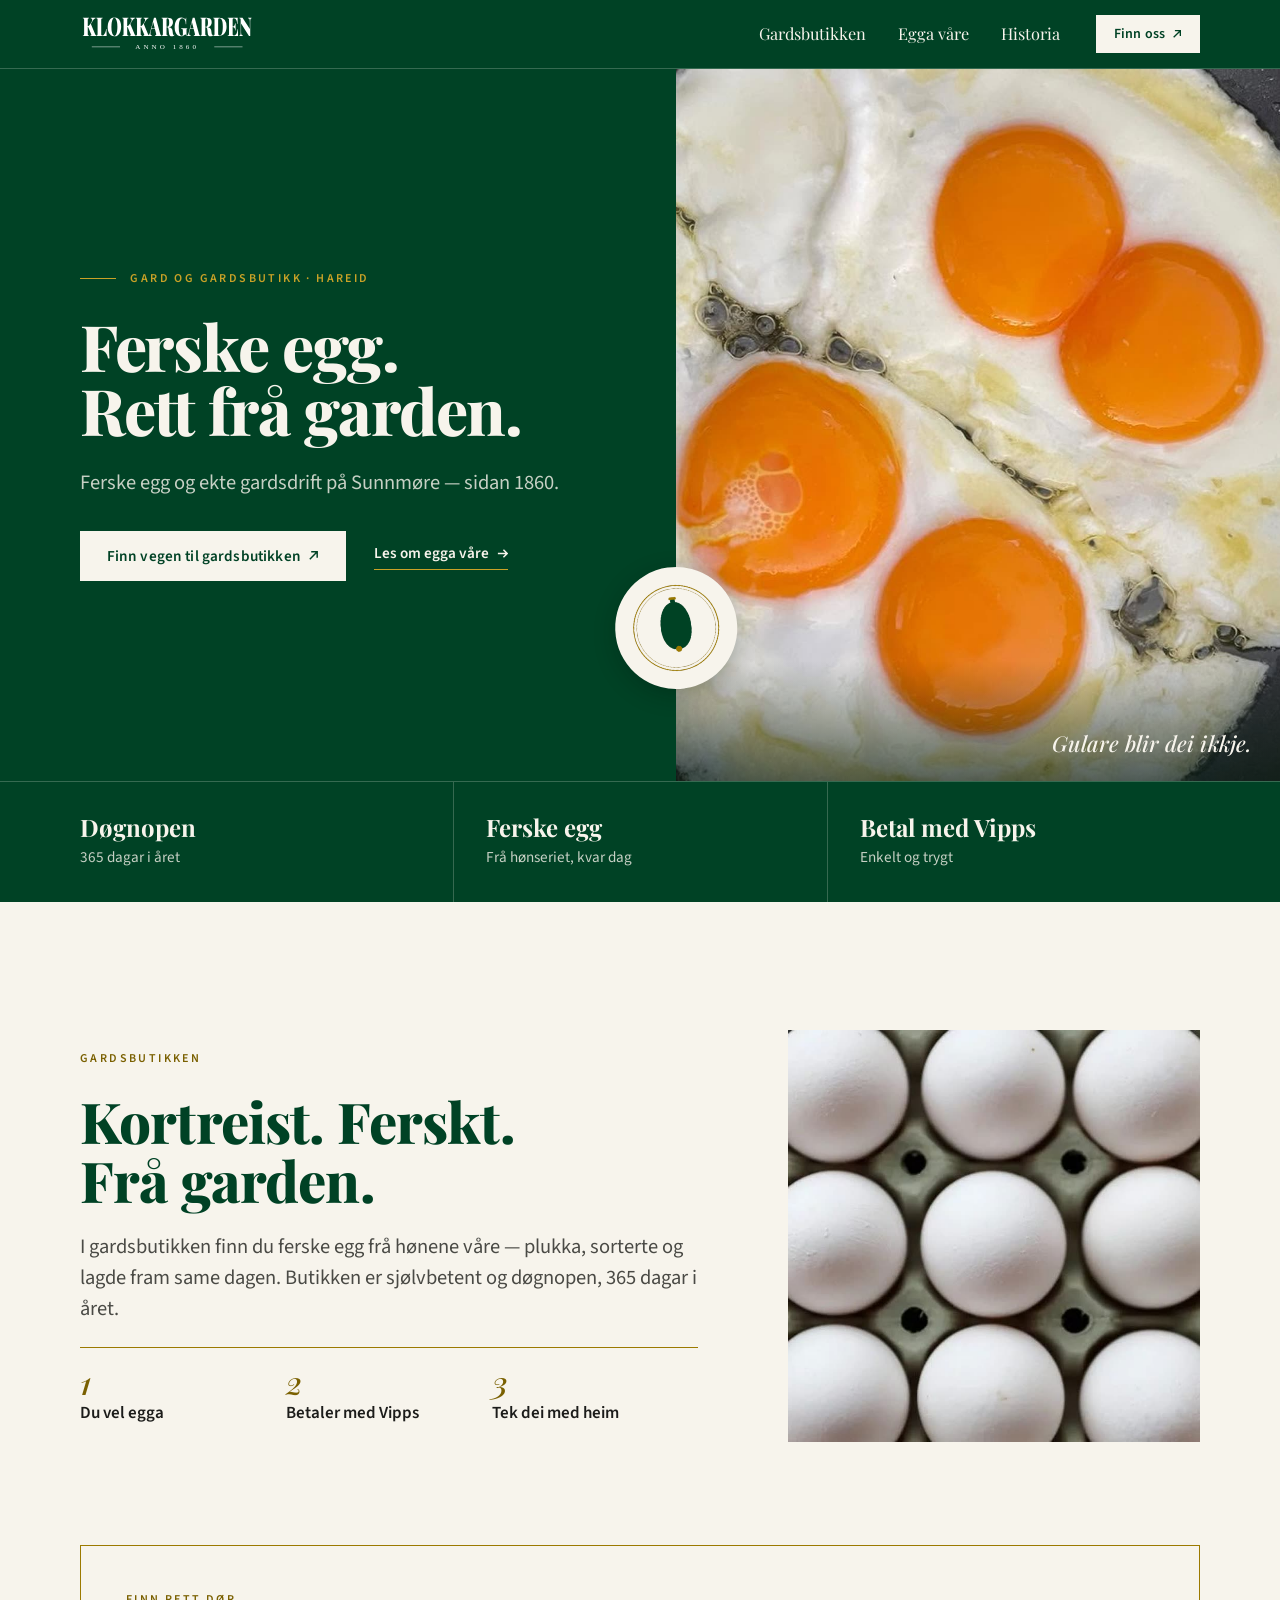
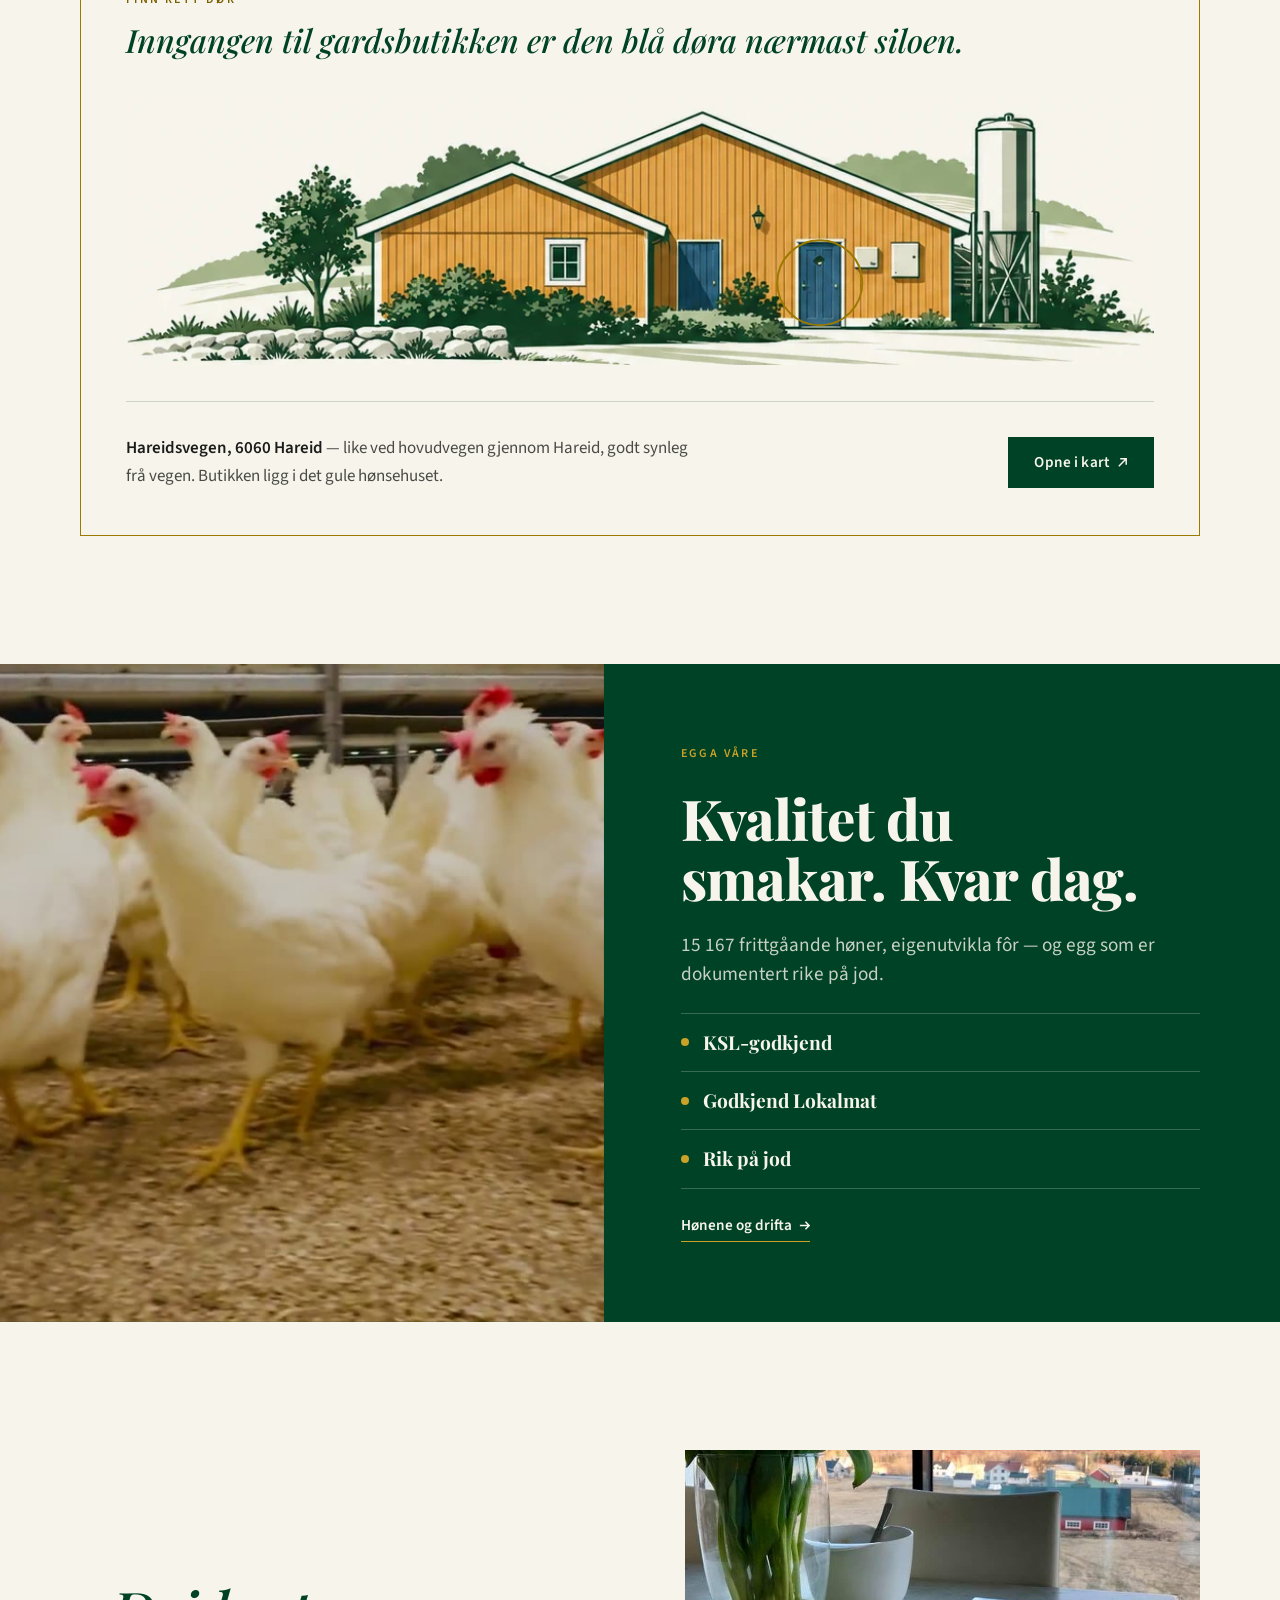
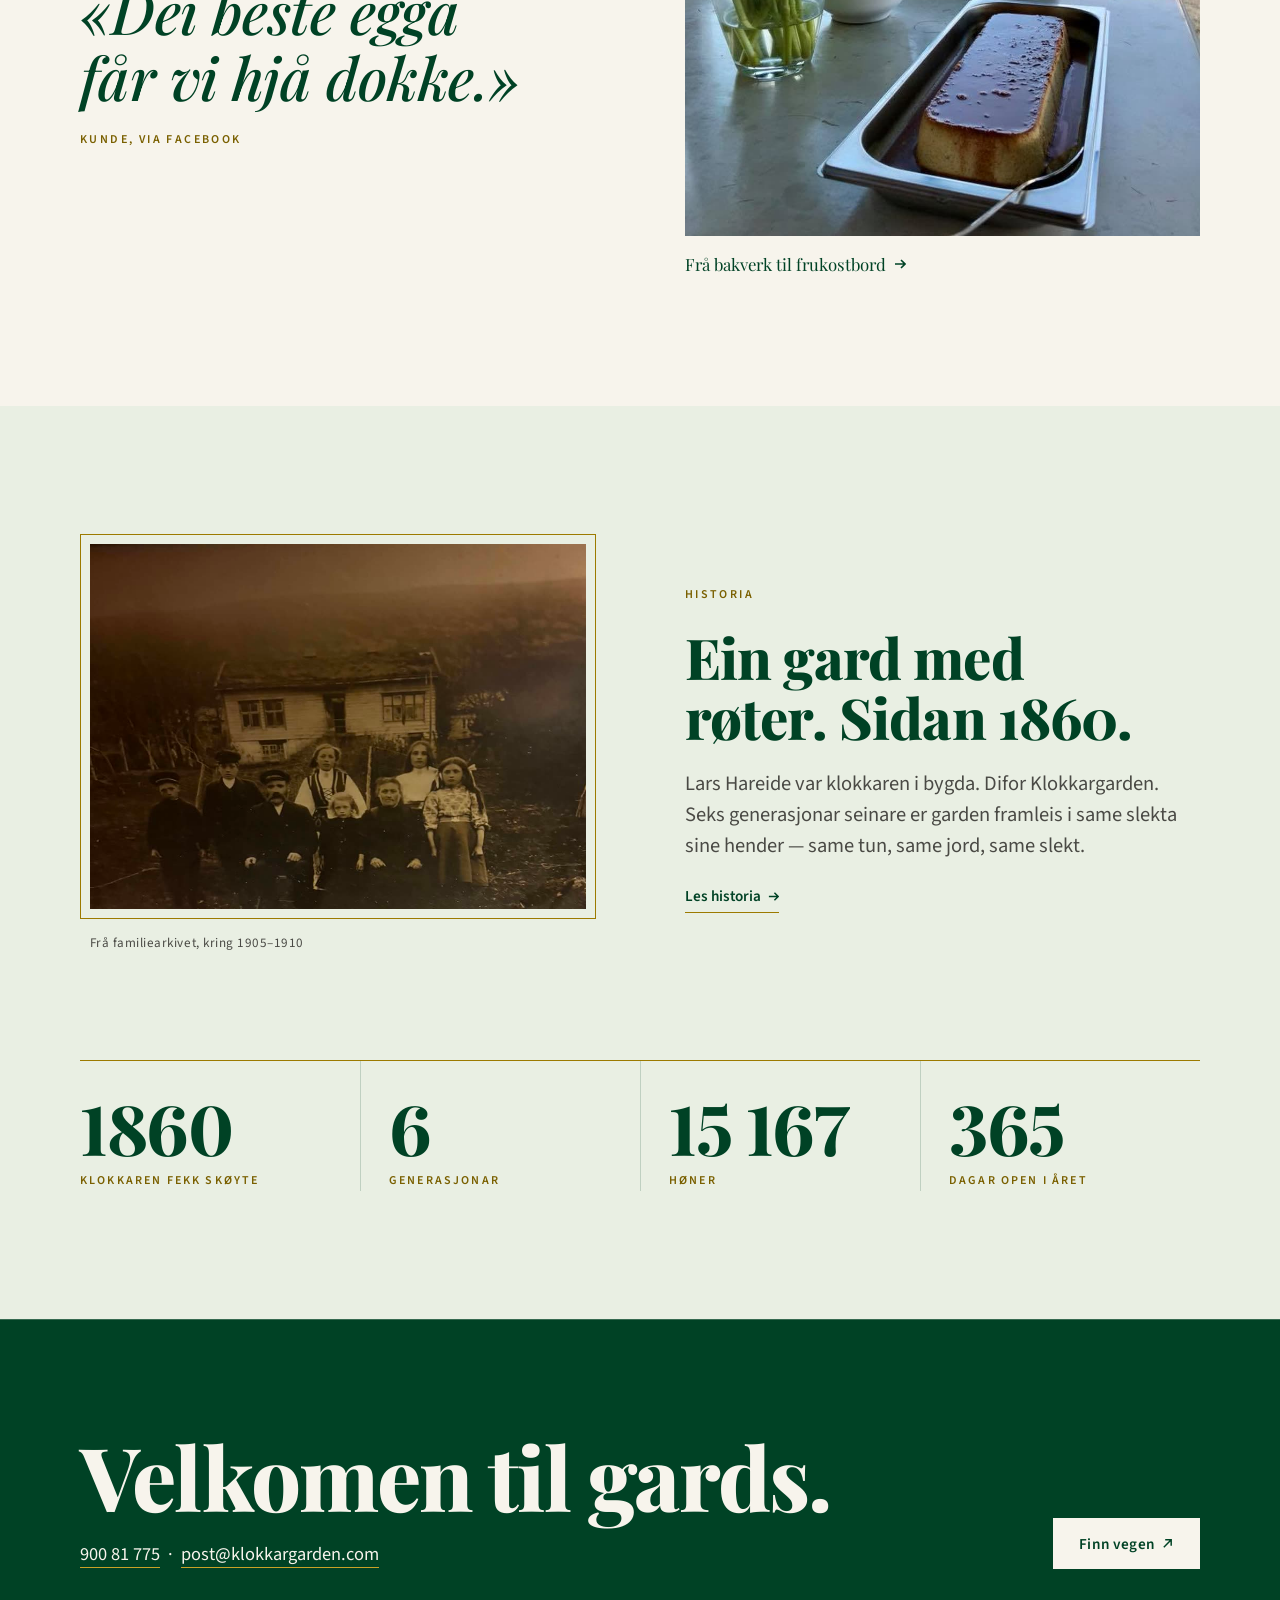
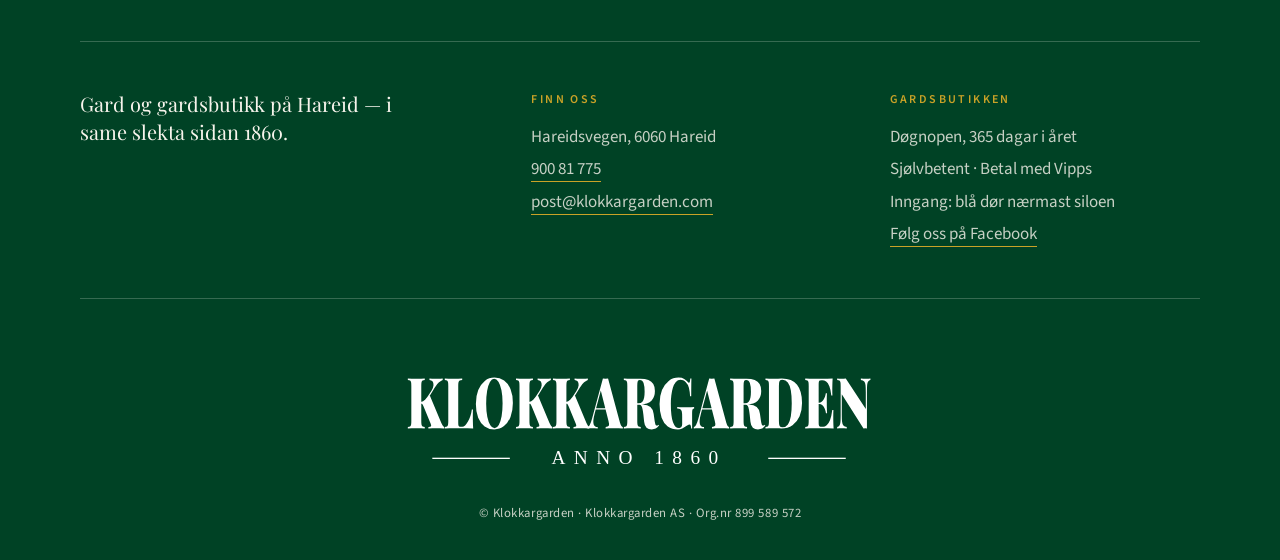
<file: index.html>
<!DOCTYPE html>
<html lang="nn">
<head>
<meta charset="UTF-8">
<meta name="viewport" content="width=device-width, initial-scale=1.0">
<title>Klokkargarden — Gard og gardsbutikk på Hareid, sidan 1860</title>
<meta name="description" content="Klokkargarden på Hareid — ferske egg rett frå garden. Sjølvbetent gardsbutikk, døgnopen 365 dagar i året. Betal med Vipps.">
<link rel="canonical" href="https://klokkargarden.com/">
<link rel="icon" type="image/png" href="assets/favicon.png">
<link rel="apple-touch-icon" href="/apple-touch-icon.png">
<meta name="theme-color" content="#004225">
<meta property="og:type" content="website">
<meta property="og:site_name" content="Klokkargarden">
<meta property="og:title" content="Klokkargarden — Gard og gardsbutikk på Hareid, sidan 1860">
<meta property="og:description" content="Ferske egg rett frå garden. Sjølvbetent gardsbutikk ved Hareidsvegen — døgnopen 365 dagar i året, betal med Vipps.">
<meta property="og:url" content="https://klokkargarden.com/">
<meta property="og:image" content="https://klokkargarden.com/assets/og-bilete.jpg">
<meta property="og:image:width" content="1200">
<meta property="og:image:height" content="630">
<meta property="og:locale" content="nn_NO">
<meta name="twitter:card" content="summary_large_image">
<script type="application/ld+json">
{
  "@context": "https://schema.org",
  "@type": "GroceryStore",
  "name": "Klokkargarden",
  "legalName": "Klokkargarden AS",
  "taxID": "899589572",
  "url": "https://klokkargarden.com/",
  "image": "https://klokkargarden.com/assets/og-bilete.jpg",
  "logo": "https://klokkargarden.com/assets/logo-512.png",
  "description": "Gardsbutikk med ferske egg frå eigen gard på Hareid på Sunnmøre. Butikken ligg i det gule hønsehuset, med inngang gjennom den blå døra nærmast siloen. Sjølvbetent og døgnopen, 365 dagar i året.",
  "foundingDate": "1860",
  "openingHoursSpecification": {
    "@type": "OpeningHoursSpecification",
    "dayOfWeek": ["Monday","Tuesday","Wednesday","Thursday","Friday","Saturday","Sunday"],
    "opens": "00:00",
    "closes": "23:59"
  },
  "address": {
    "@type": "PostalAddress",
    "streetAddress": "Hareidsvegen",
    "postalCode": "6060",
    "addressLocality": "Hareid",
    "addressCountry": "NO"
  },
  "geo": { "@type": "GeoCoordinates", "latitude": 62.3740137, "longitude": 6.0273608 },
  "sameAs": ["https://www.facebook.com/klokkargard1"],
  "email": "post@klokkargarden.com",
  "telephone": "+47 900 81 775",
  "paymentAccepted": "Vipps"
}
</script>
<link rel="preload" href="assets/fonts/playfair-display.woff2" as="font" type="font/woff2" crossorigin>
<link rel="preload" href="assets/fonts/source-sans-3.woff2" as="font" type="font/woff2" crossorigin>
<link rel="stylesheet" href="assets/stil.css">
</head>
<body>

<a class="hopp" href="#innhald">Hopp til innhaldet</a>

<header class="topp gron">
  <div class="ramme topp-inner">
    <a class="topp-logo" href="/"><img src="assets/logo.svg" width="743" height="160" alt="Klokkargarden — Anno 1860"></a>
    <div class="topp-hogre">
      <nav class="meny" aria-label="Hovudmeny">
        <a href="#gardsbutikken">Gardsbutikken</a>
        <a href="egga.html">Egga våre</a>
        <a href="historia.html">Historia</a>
      </nav>
      <a class="knapp knapp--liten" href="https://maps.app.goo.gl/sHMasXteWBAqaZqo9" target="_blank" rel="noopener">Finn oss<span class="pil pil--ut" aria-hidden="true"></span></a>
    </div>
  </div>
</header>
<div class="undermeny gron">
  <nav class="ramme meny" aria-label="Hovudmeny">
        <a href="#gardsbutikken">Gardsbutikken</a>
        <a href="egga.html">Egga våre</a>
        <a href="historia.html">Historia</a>
  </nav>
</div>

<main id="innhald">

  <section class="hero gron">
    <div class="hero-tekst">
      <span class="eyebrow eyebrow--strek">Gard og gardsbutikk · Hareid</span>
      <h1>Ferske egg.<br>Rett frå garden.</h1>
      <p class="ingress">Ferske egg og ekte gardsdrift på Sunnmøre — sidan 1860.</p>
      <div class="hero-val">
        <a class="knapp" href="https://maps.app.goo.gl/sHMasXteWBAqaZqo9" target="_blank" rel="noopener">Finn vegen til gardsbutikken<span class="pil pil--ut" aria-hidden="true"></span></a>
        <a class="lenke" href="egga.html">Les om egga våre<span class="pil pil--fram" aria-hidden="true"></span></a>
      </div>
    </div>
    <figure class="hero-bilete">
      <img src="assets/plomme-stor.jpg" width="1200" height="1200" alt="Stekte egg med djupt oransje plommer" fetchpriority="high">
      <figcaption>Gulare blir dei ikkje.</figcaption>
      <span class="segl"><img src="assets/egg-segl.png" width="360" height="360" alt="Klokkargarden Egg — klokkesegl"></span>
    </figure>
  </section>

  <div class="fakta gron" aria-label="Kort om gardsbutikken">
    <div class="ramme fakta-rad">
      <div><strong>Døgnopen</strong><span>365 dagar i året</span></div>
      <div><strong>Ferske egg</strong><span>Frå hønseriet, kvar dag</span></div>
      <div><strong>Betal med Vipps</strong><span>Enkelt og trygt</span></div>
    </div>
  </div>

  <section class="band" id="gardsbutikken">
    <div class="ramme">
      <div class="delt delt--smalt-bilete">
        <div class="delt-tekst">
          <span class="eyebrow">Gardsbutikken</span>
          <h2 class="tittel">Kortreist. Ferskt. Frå garden.</h2>
          <p class="ingress">I gardsbutikken finn du ferske egg frå hønene våre — plukka, sorterte og lagde fram same dagen. Butikken er sjølvbetent og døgnopen, 365 dagar i året.</p>
          <ol class="steg" aria-label="Slik handlar du">
            <li>Du vel egga</li>
            <li>Betaler med Vipps</li>
            <li>Tek dei med heim</li>
          </ol>
        </div>
        <figure>
          <img src="assets/egg-brett-stor.jpg" width="800" height="800" alt="Ferske kvite egg i brett, sett ovanfrå" loading="lazy">
        </figure>
      </div>

      <div class="vegvisar" aria-label="Slik finn du inngangen til gardsbutikken">
        <div class="vegvisar-hovud">
          <span class="eyebrow">Finn rett dør</span>
          <p>Inngangen til gardsbutikken er den blå døra nærmast siloen.</p>
        </div>
        <div class="vegvisar-bilete">
          <img src="assets/gardsbutikken-bygg.webp" width="1000" height="262" alt="Illustrasjon av hønsehuset på Klokkargarden: eit gult trebygg med blå dører og ein høg fôrsilo til høgre." loading="lazy">
          <span class="dor-ring" aria-hidden="true"></span>
        </div>
        <div class="vegvisar-fot">
          <p><strong>Hareidsvegen, 6060 Hareid</strong> — like ved hovudvegen gjennom Hareid, godt synleg frå vegen. Butikken ligg i det gule hønsehuset.</p>
          <a class="knapp" href="https://maps.app.goo.gl/sHMasXteWBAqaZqo9" target="_blank" rel="noopener">Opne i kart<span class="pil pil--ut" aria-hidden="true"></span></a>
        </div>
      </div>
    </div>
  </section>

  <section class="signatur gron" aria-labelledby="egga-tittel">
    <div class="signatur-bilete">
      <img src="assets/honsehuset-2026.jpg" width="960" height="720" alt="Frittgåande høner i hønsehuset på Klokkargarden" loading="lazy">
    </div>
    <div class="signatur-tekst">
      <span class="eyebrow">Egga våre</span>
      <h2 class="tittel" id="egga-tittel">Kvalitet du smakar. Kvar dag.</h2>
      <p>15&nbsp;167 frittgåande høner, eigenutvikla fôr — og egg som er dokumentert rike på jod.</p>
      <ul class="merkeliste">
        <li>KSL-godkjend</li>
        <li>Godkjend Lokalmat</li>
        <li>Rik på jod</li>
      </ul>
      <a class="lenke" href="egga.html">Hønene og drifta<span class="pil pil--fram" aria-hidden="true"></span></a>
    </div>
  </section>

  <section class="band">
    <div class="ramme delt">
      <blockquote class="sitat">
        <p>«Dei beste egga får vi hjå dokke.»</p>
        <cite>Kunde, via Facebook</cite>
      </blockquote>
      <a class="biletlenke" href="egga.html">
        <figure>
          <div class="bilete"><img src="assets/karamellpudding-bred.jpg" width="960" height="720" alt="Heimelaga karamellpudding med utsikt over bygda" loading="lazy"></div>
          <figcaption>Frå bakverk til frukostbord<span class="pil pil--fram" aria-hidden="true"></span></figcaption>
        </figure>
      </a>
    </div>
  </section>

  <section class="band band--sage" id="historia">
    <div class="ramme">
      <div class="delt delt--bilete-fyrst">
        <div class="delt-tekst">
          <span class="eyebrow">Historia</span>
          <h2 class="tittel">Ein gard med røter. Sidan&nbsp;1860.</h2>
          <p class="ingress">Lars Hareide var klokkaren i bygda. Difor Klokkargarden. Seks generasjonar seinare er garden framleis i same slekta sine hender — same tun, same jord, same slekt.</p>
          <a class="lenke" href="historia.html">Les historia<span class="pil pil--fram" aria-hidden="true"></span></a>
        </div>
        <figure class="innramma">
          <img src="assets/tunet-1905.jpg" width="960" height="706" alt="Familien samla framfor det gamle hovudhuset med torvtak på Klokkargarden" loading="lazy">
          <figcaption>Frå familiearkivet, kring 1905–1910</figcaption>
        </figure>
      </div>
      <div class="tal etter-delt" aria-label="Nøkkeltal for Klokkargarden">
        <div><strong>1860</strong><span>Klokkaren fekk skøyte</span></div>
        <div><strong>6</strong><span>Generasjonar</span></div>
        <div><strong>15&nbsp;167</strong><span>Høner</span></div>
        <div><strong>365</strong><span>Dagar open i året</span></div>
      </div>
    </div>
  </section>

</main>

<footer class="botn gron">
  <div class="ramme">
    <div class="botn-topp">
      <div>
        <h2>Velkomen til gards.</h2>
        <p class="botn-kontakt"><a href="tel:+4790081775">900 81 775</a> &nbsp;·&nbsp; <a href="mailto:post@klokkargarden.com">post@klokkargarden.com</a></p>
      </div>
      <a class="knapp" href="https://maps.app.goo.gl/sHMasXteWBAqaZqo9" target="_blank" rel="noopener">Finn vegen<span class="pil pil--ut" aria-hidden="true"></span></a>
    </div>
    <div class="botn-kol">
      <div>
        <p class="stor">Gard og gardsbutikk på Hareid — i same slekta sidan 1860.</p>
      </div>
      <div>
        <h3>Finn oss</h3>
        <p>Hareidsvegen, 6060 Hareid<br><a href="tel:+4790081775">900 81 775</a><br><a href="mailto:post@klokkargarden.com">post@klokkargarden.com</a></p>
      </div>
      <div>
        <h3>Gardsbutikken</h3>
        <p>Døgnopen, 365 dagar i året<br>Sjølvbetent · Betal med Vipps<br>Inngang: blå dør nærmast siloen<br><a href="https://www.facebook.com/klokkargard1" target="_blank" rel="noopener">Følg oss på Facebook</a></p>
      </div>
    </div>
    <div class="botn-merke">
      <img src="assets/logo.svg" width="743" height="160" alt="Klokkargarden — Anno 1860" loading="lazy">
      <p class="copyright">© Klokkargarden · Klokkargarden AS · Org.nr 899 589 572</p>
    </div>
  </div>
</footer>

<!-- Cloudflare Web Analytics --><script type='module' src='https://static.cloudflareinsights.com/beacon.min.js' data-cf-beacon='{"token": "5409f454562a423ba7636570bc8f32d9"}'></script><!-- End Cloudflare Web Analytics -->
</body>
</html>
</file>
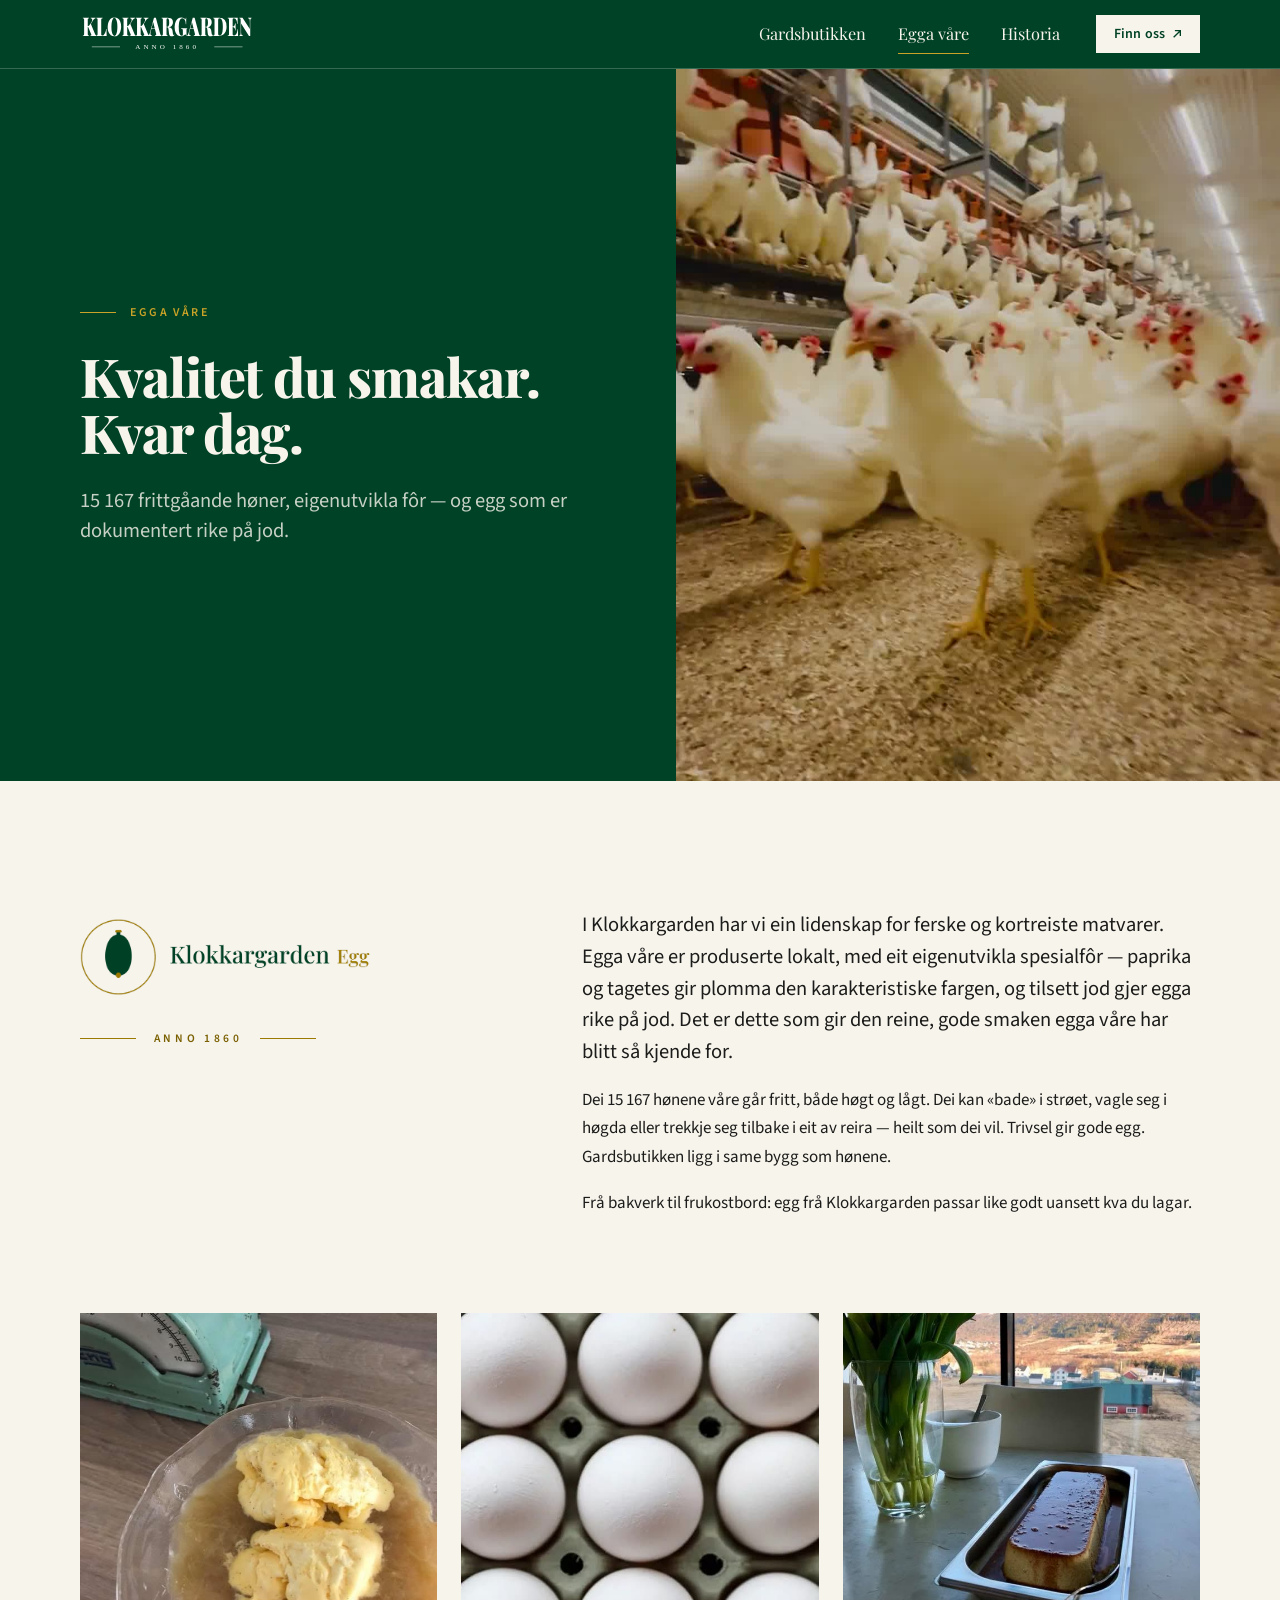
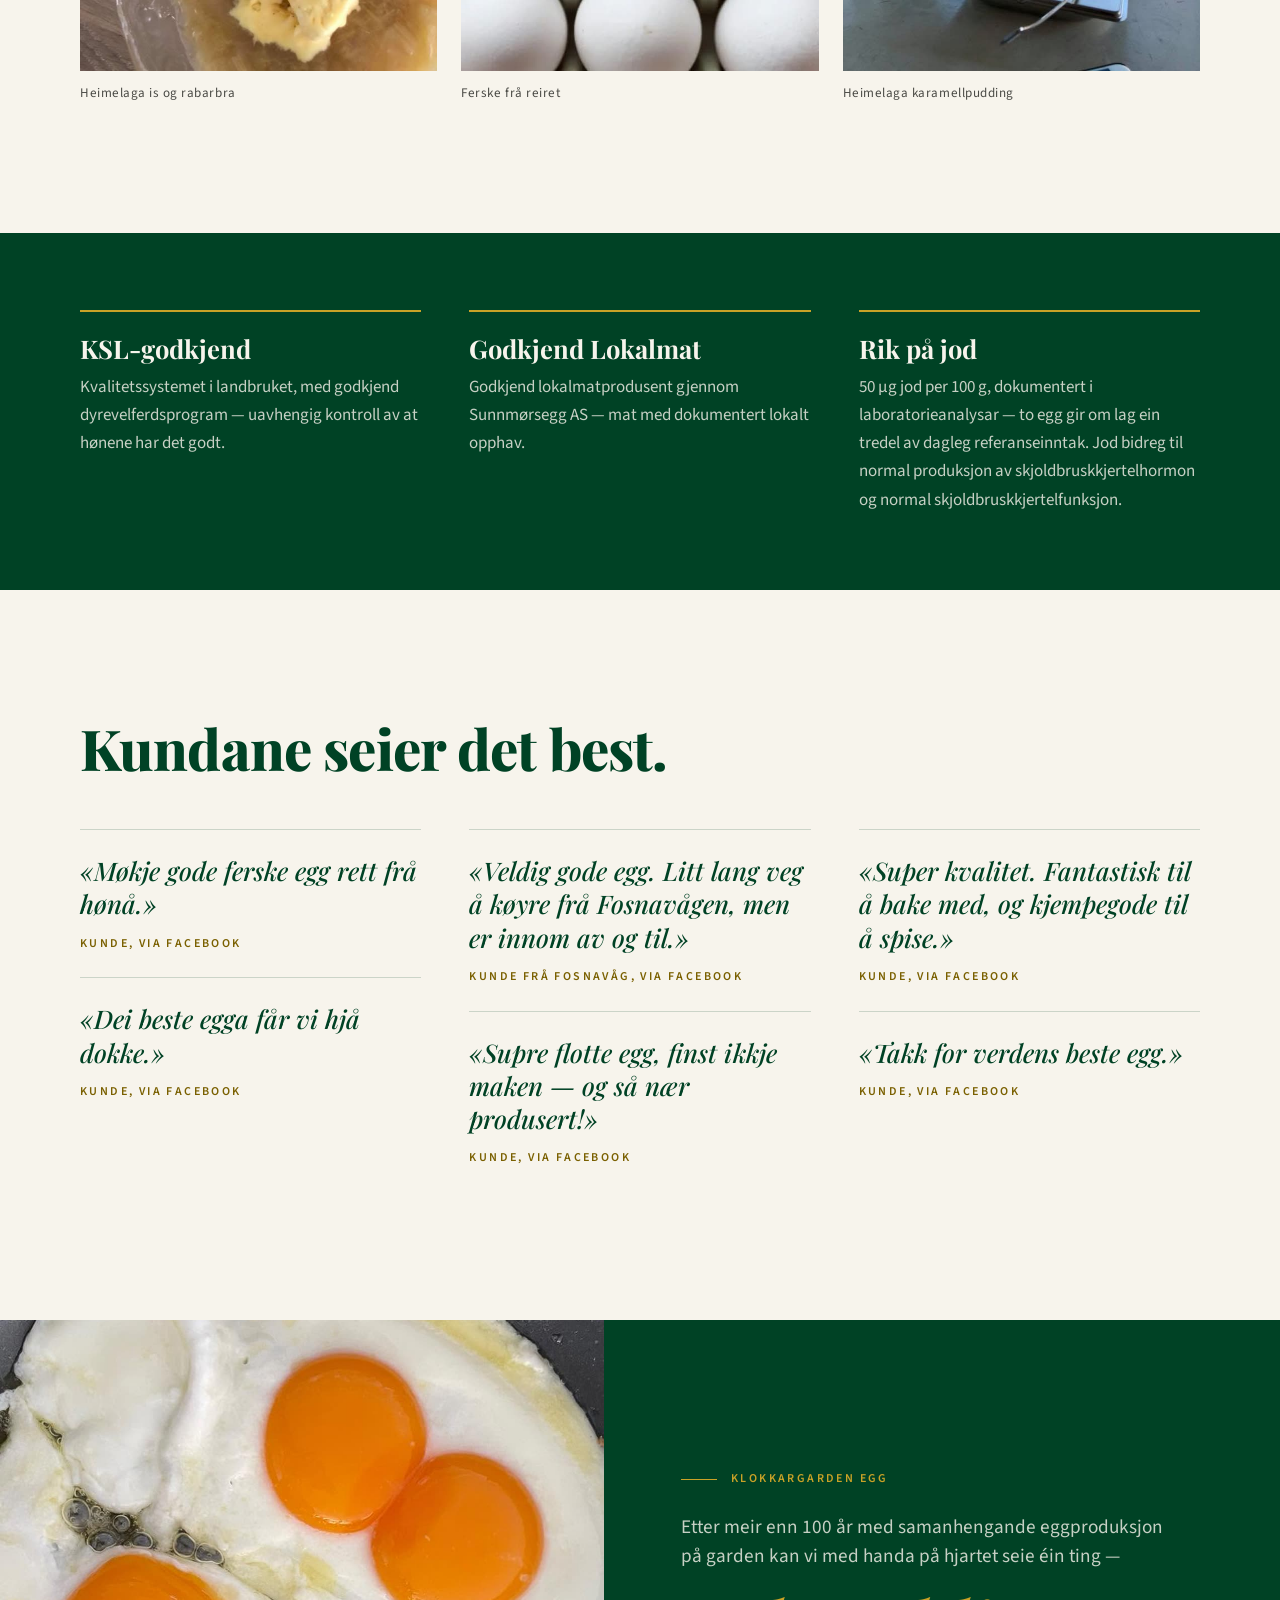
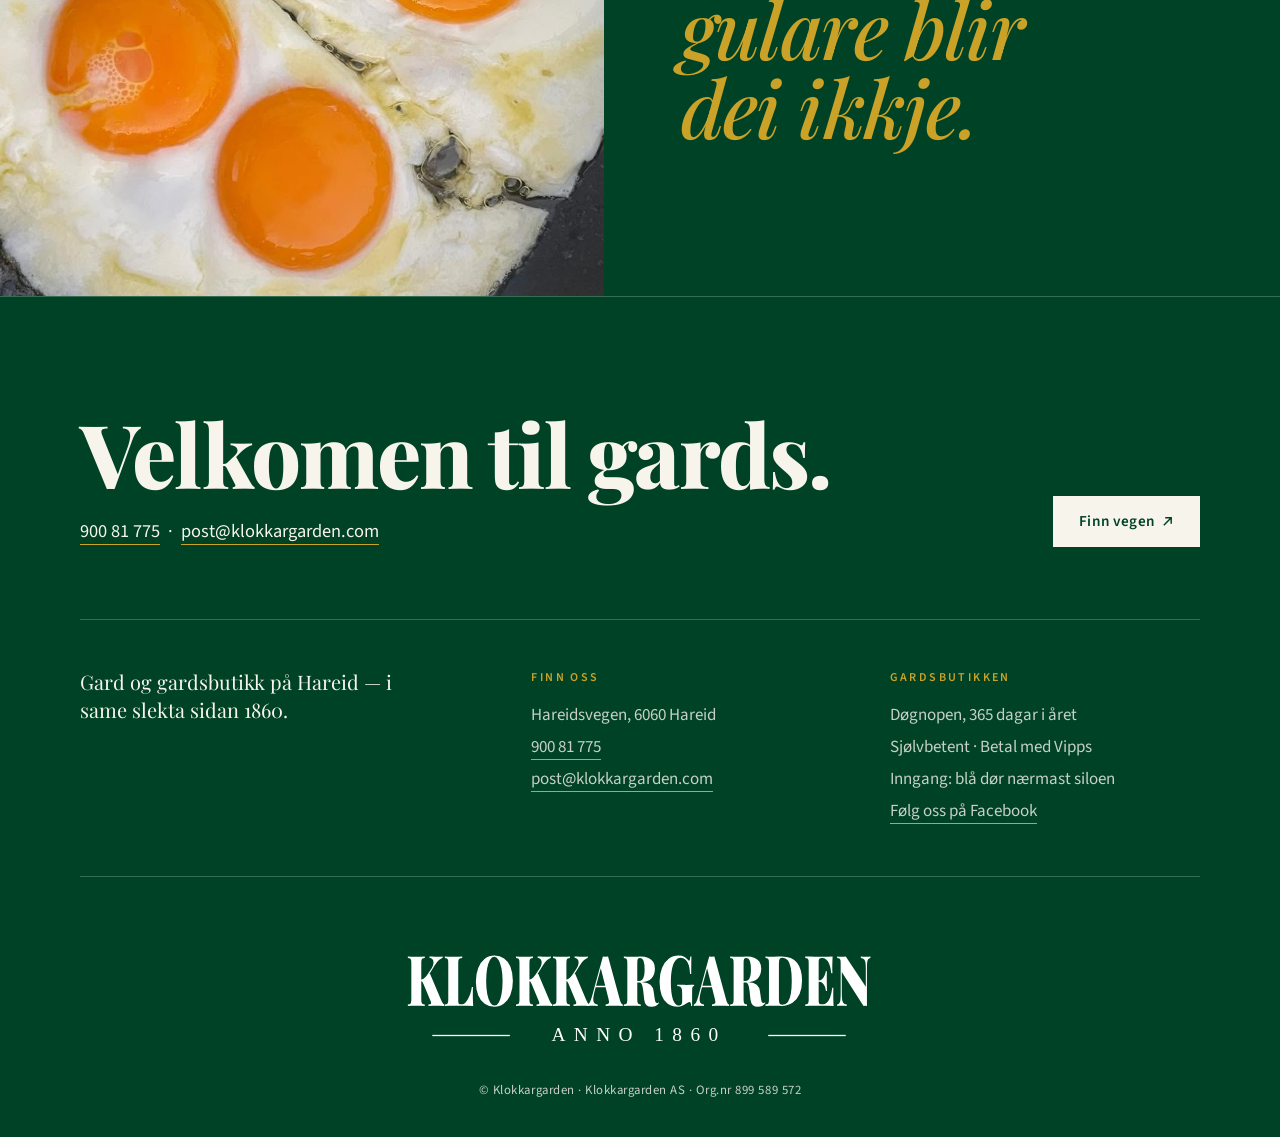
<file: egga.html>
<!DOCTYPE html>
<html lang="nn">
<head>
<meta charset="UTF-8">
<meta name="viewport" content="width=device-width, initial-scale=1.0">
<title>Egga våre — Klokkargarden Egg, rike på jod og smak</title>
<meta name="description" content="Egg frå Klokkargarden: 15 167 frittgåande høner, eigenutvikla spesialfôr, KSL-godkjend dyrevelferd og dokumentert rik på jod. Gulare blir dei ikkje.">
<link rel="canonical" href="https://klokkargarden.com/egga.html">
<link rel="icon" type="image/png" href="assets/favicon.png">
<link rel="apple-touch-icon" href="/apple-touch-icon.png">
<meta name="theme-color" content="#004225">
<meta property="og:type" content="article">
<meta property="og:site_name" content="Klokkargarden">
<meta property="og:title" content="Egga våre — Klokkargarden Egg">
<meta property="og:description" content="15 167 frittgåande høner, eigenutvikla spesialfôr og dokumentert rik på jod. Gulare blir dei ikkje.">
<meta property="og:url" content="https://klokkargarden.com/egga.html">
<meta property="og:image" content="https://klokkargarden.com/assets/og-bilete.jpg">
<meta property="og:locale" content="nn_NO">
<link rel="preload" href="assets/fonts/playfair-display.woff2" as="font" type="font/woff2" crossorigin>
<link rel="preload" href="assets/fonts/source-sans-3.woff2" as="font" type="font/woff2" crossorigin>
<link rel="stylesheet" href="assets/stil.css">
</head>
<body>

<a class="hopp" href="#innhald">Hopp til innhaldet</a>

<header class="topp gron">
  <div class="ramme topp-inner">
    <a class="topp-logo" href="/"><img src="assets/logo.svg" width="743" height="160" alt="Klokkargarden — Anno 1860"></a>
    <div class="topp-hogre">
      <nav class="meny" aria-label="Hovudmeny">
        <a href="/#gardsbutikken">Gardsbutikken</a>
        <a href="egga.html" aria-current="page">Egga våre</a>
        <a href="historia.html">Historia</a>
      </nav>
      <a class="knapp knapp--liten" href="https://maps.app.goo.gl/sHMasXteWBAqaZqo9" target="_blank" rel="noopener">Finn oss<span class="pil pil--ut" aria-hidden="true"></span></a>
    </div>
  </div>
</header>
<div class="undermeny gron">
  <nav class="ramme meny" aria-label="Hovudmeny">
        <a href="/#gardsbutikken">Gardsbutikken</a>
        <a href="egga.html" aria-current="page">Egga våre</a>
        <a href="historia.html">Historia</a>
  </nav>
</div>

<main id="innhald">

  <section class="hero hero--lang gron">
    <div class="hero-tekst">
      <span class="eyebrow eyebrow--strek">Egga våre</span>
      <h1>Kvalitet du smakar.<br>Kvar dag.</h1>
      <p class="ingress">15&nbsp;167 frittgåande høner, eigenutvikla fôr — og egg som er dokumentert rike på jod.</p>
    </div>
    <div class="hero-bilete">
      <video id="heroVideo" autoplay muted loop playsinline poster="assets/hero-poster.jpg" aria-hidden="true">
        <source src="assets/hero.mp4" type="video/mp4">
      </video>
    </div>
  </section>

  <section class="band">
    <div class="ramme">
      <div class="innleiing">
        <div class="innleiing-merke">
          <img class="egg-merke" src="assets/egg-merke.png" width="800" height="253" alt="Klokkargarden Egg — klokkesegl">
          <div class="anno" style="justify-content: flex-start;"><span>Anno 1860</span></div>
        </div>
        <div class="brod">
          <p>I Klokkargarden har vi ein lidenskap for ferske og kortreiste matvarer. Egga våre er produserte lokalt, med eit eigenutvikla spesialfôr — paprika og tagetes gir plomma den karakteristiske fargen, og tilsett jod gjer egga rike på jod. Det er dette som gir den reine, gode smaken egga våre har blitt så kjende for.</p>
          <p>Dei 15&nbsp;167 hønene våre går fritt, både høgt og lågt. Dei kan «bade» i strøet, vagle seg i høgda eller trekkje seg tilbake i eit av reira — heilt som dei vil. Trivsel gir gode egg. Gardsbutikken ligg i same bygg som hønene.</p>
          <p>Frå bakverk til frukostbord: egg frå Klokkargarden passar like godt uansett kva du lagar.</p>
        </div>
      </div>

      <div class="bilderekke">
        <figure>
          <img src="assets/is-rabarbra.jpg" width="640" height="640" alt="Heimelaga is med rabarbra ved sida av ei gammal kjøkkenvekt" loading="lazy">
          <figcaption>Heimelaga is og rabarbra</figcaption>
        </figure>
        <figure>
          <img src="assets/egg-brett.jpg" width="640" height="640" alt="Ferske kvite egg i brett, sett ovanfrå" loading="lazy">
          <figcaption>Ferske frå reiret</figcaption>
        </figure>
        <figure>
          <img src="assets/karamellpudding.jpg" width="640" height="640" alt="Heimelaga karamellpudding med utsikt over bygda" loading="lazy">
          <figcaption>Heimelaga karamellpudding</figcaption>
        </figure>
      </div>
    </div>
  </section>

  <section class="band band--tett gron" aria-label="Godkjenningar">
    <div class="ramme merker">
      <div class="merke">
        <strong>KSL-godkjend</strong>
        <span>Kvalitetssystemet i landbruket, med godkjend dyrevelferdsprogram — uavhengig kontroll av at hønene har det godt.</span>
      </div>
      <div class="merke">
        <strong>Godkjend Lokalmat</strong>
        <span>Godkjend lokalmatprodusent gjennom Sunnmørsegg AS — mat med dokumentert lokalt opphav.</span>
      </div>
      <div class="merke">
        <strong>Rik på jod</strong>
        <span>50&nbsp;µg jod per 100&nbsp;g, dokumentert i laboratorieanalysar — to egg gir om lag ein tredel av dagleg referanseinntak. Jod bidreg til normal produksjon av skjoldbruskkjertelhormon og normal skjoldbruskkjertelfunksjon.</span>
      </div>
    </div>
  </section>

  <section class="band" aria-labelledby="omtalar-tittel">
    <div class="ramme">
      <h2 class="tittel omtalar-hovud" id="omtalar-tittel">Kundane seier det best.</h2>
      <div class="omtalar">
        <figure class="omtale"><p>Møkje gode ferske egg rett frå hønå.</p><cite>Kunde, via Facebook</cite></figure>
        <figure class="omtale"><p>Dei beste egga får vi hjå dokke.</p><cite>Kunde, via Facebook</cite></figure>
        <figure class="omtale"><p>Veldig gode egg. Litt lang veg å køyre frå Fosnavågen, men er innom av og til.</p><cite>Kunde frå Fosnavåg, via Facebook</cite></figure>
        <figure class="omtale"><p>Supre flotte egg, finst ikkje maken — og så nær produsert!</p><cite>Kunde, via Facebook</cite></figure>
        <figure class="omtale"><p>Super kvalitet. Fantastisk til å bake med, og kjempegode til å spise.</p><cite>Kunde, via Facebook</cite></figure>
        <figure class="omtale"><p>Takk for verdens beste egg.</p><cite>Kunde, via Facebook</cite></figure>
      </div>
    </div>
  </section>

  <section class="signatur gron" aria-label="Klokkargarden Egg">
    <div class="signatur-bilete">
      <img src="assets/plomme-stor.jpg" width="1200" height="1200" alt="Stekte egg med djupt oransje plommer" loading="lazy">
    </div>
    <div class="signatur-tekst">
      <span class="eyebrow eyebrow--strek">Klokkargarden Egg</span>
      <p>Etter meir enn 100 år med samanhengande eggproduksjon på garden kan vi med handa på hjartet seie éin ting — <em>gulare blir dei ikkje.</em></p>
    </div>
  </section>

</main>

<footer class="botn gron">
  <div class="ramme">
    <div class="botn-topp">
      <div>
        <h2>Velkomen til gards.</h2>
        <p class="botn-kontakt"><a href="tel:+4790081775">900 81 775</a> &nbsp;·&nbsp; <a href="mailto:post@klokkargarden.com">post@klokkargarden.com</a></p>
      </div>
      <a class="knapp" href="https://maps.app.goo.gl/sHMasXteWBAqaZqo9" target="_blank" rel="noopener">Finn vegen<span class="pil pil--ut" aria-hidden="true"></span></a>
    </div>
    <div class="botn-kol">
      <div>
        <p class="stor">Gard og gardsbutikk på Hareid — i same slekta sidan 1860.</p>
      </div>
      <div>
        <h3>Finn oss</h3>
        <p>Hareidsvegen, 6060 Hareid<br><a href="tel:+4790081775">900 81 775</a><br><a href="mailto:post@klokkargarden.com">post@klokkargarden.com</a></p>
      </div>
      <div>
        <h3>Gardsbutikken</h3>
        <p>Døgnopen, 365 dagar i året<br>Sjølvbetent · Betal med Vipps<br>Inngang: blå dør nærmast siloen<br><a href="https://www.facebook.com/klokkargard1" target="_blank" rel="noopener">Følg oss på Facebook</a></p>
      </div>
    </div>
    <div class="botn-merke">
      <img src="assets/logo.svg" width="743" height="160" alt="Klokkargarden — Anno 1860" loading="lazy">
      <p class="copyright">© Klokkargarden · Klokkargarden AS · Org.nr 899 589 572</p>
    </div>
  </div>
</footer>

<script>
  var reduced = window.matchMedia('(prefers-reduced-motion: reduce)').matches;
  var video = document.getElementById('heroVideo');
  if (video) {
    if (reduced) { video.removeAttribute('autoplay'); video.pause(); }
    var vekk = function () {
      var img = new Image();
      img.src = video.poster; img.alt = '';
      video.replaceWith(img);
    };
    video.addEventListener('error', vekk, true);
    var src = video.querySelector('source');
    if (src) src.addEventListener('error', vekk);
  }
</script>
<!-- Cloudflare Web Analytics --><script type='module' src='https://static.cloudflareinsights.com/beacon.min.js' data-cf-beacon='{"token": "5409f454562a423ba7636570bc8f32d9"}'></script><!-- End Cloudflare Web Analytics -->
</body>
</html>
</file>
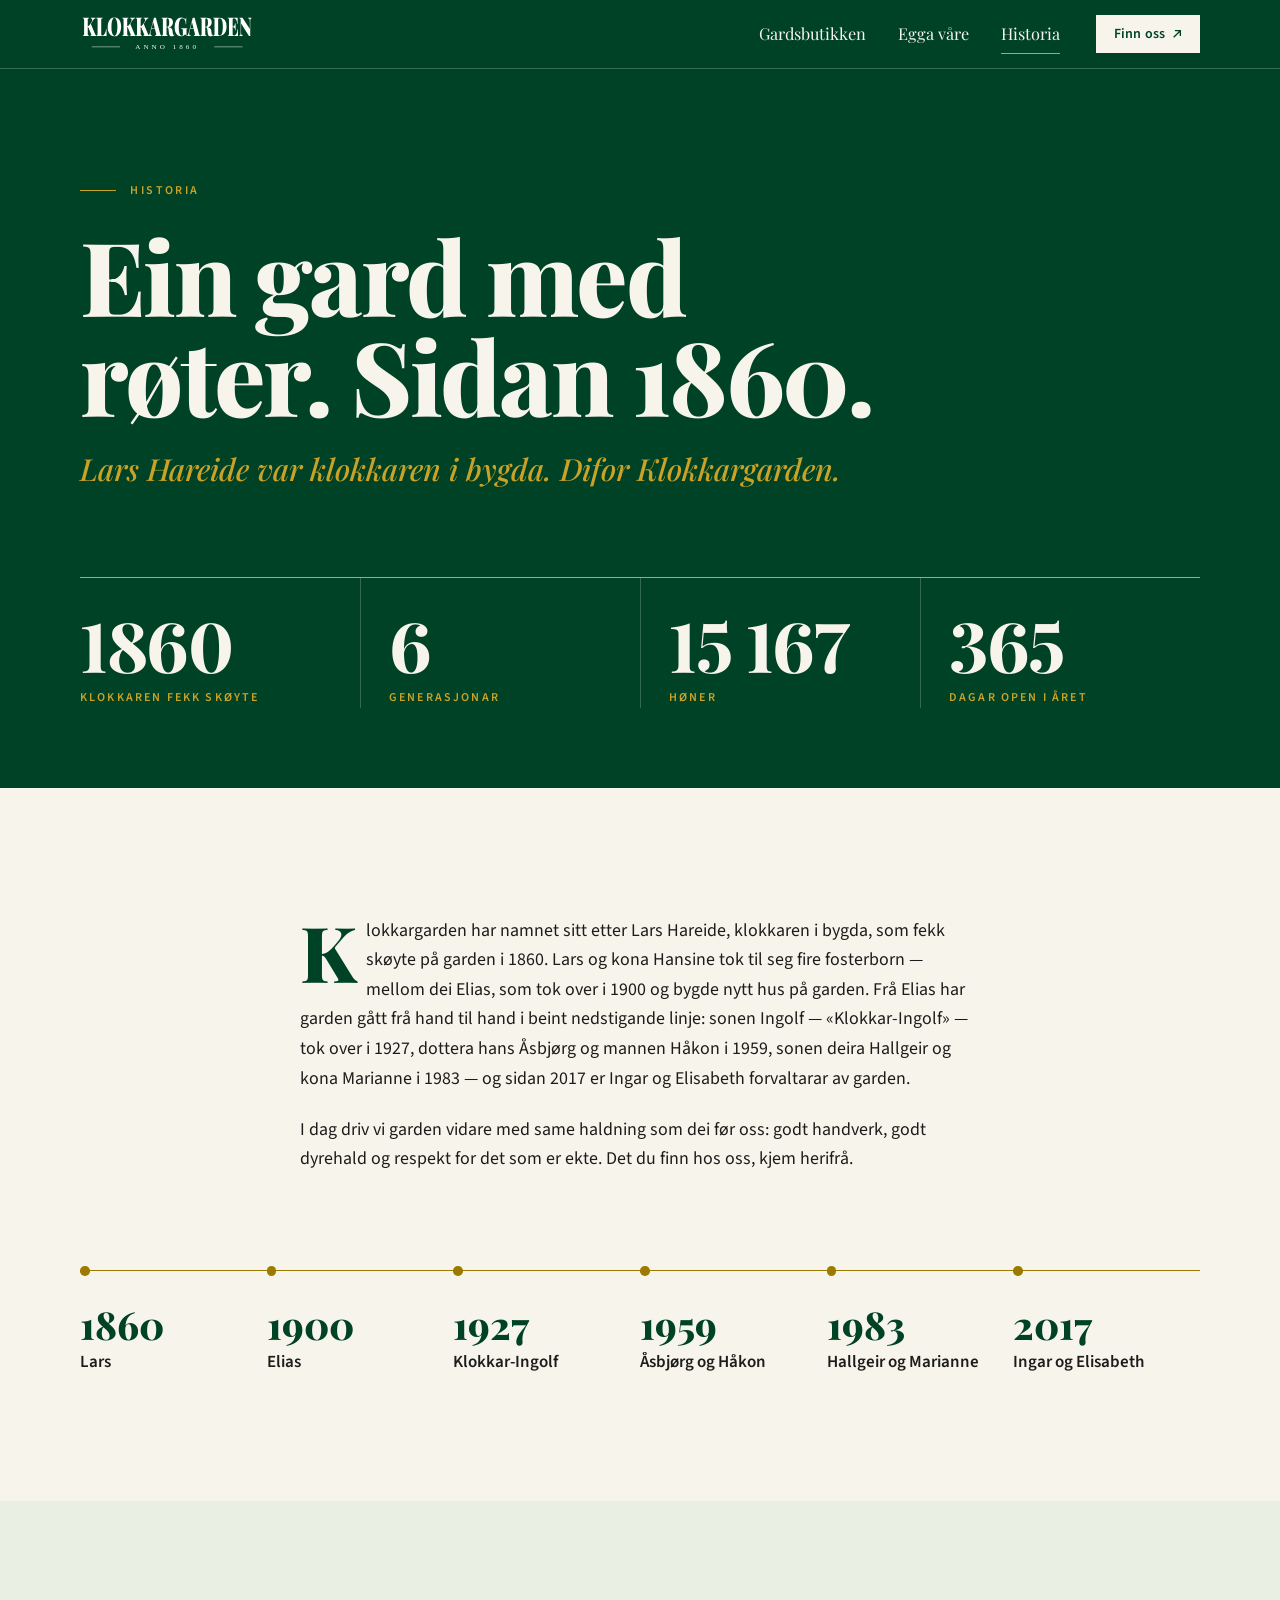
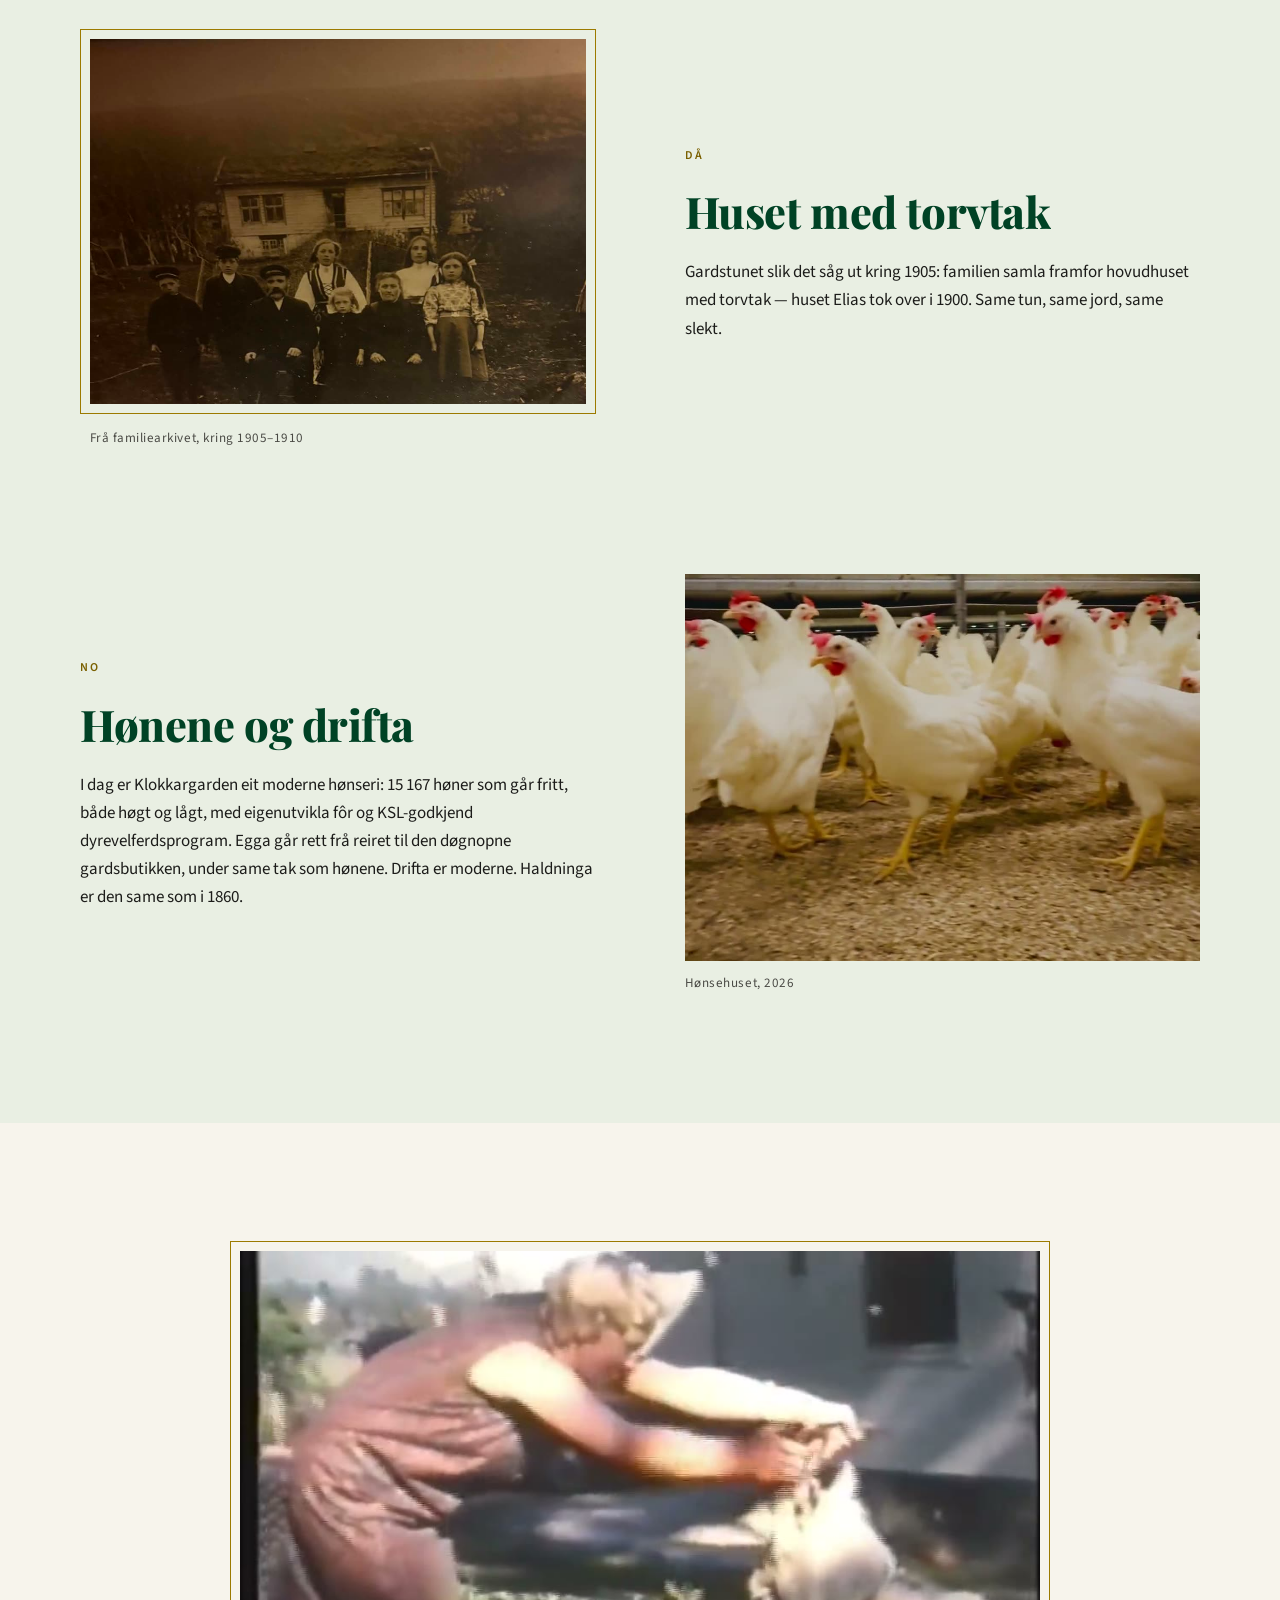
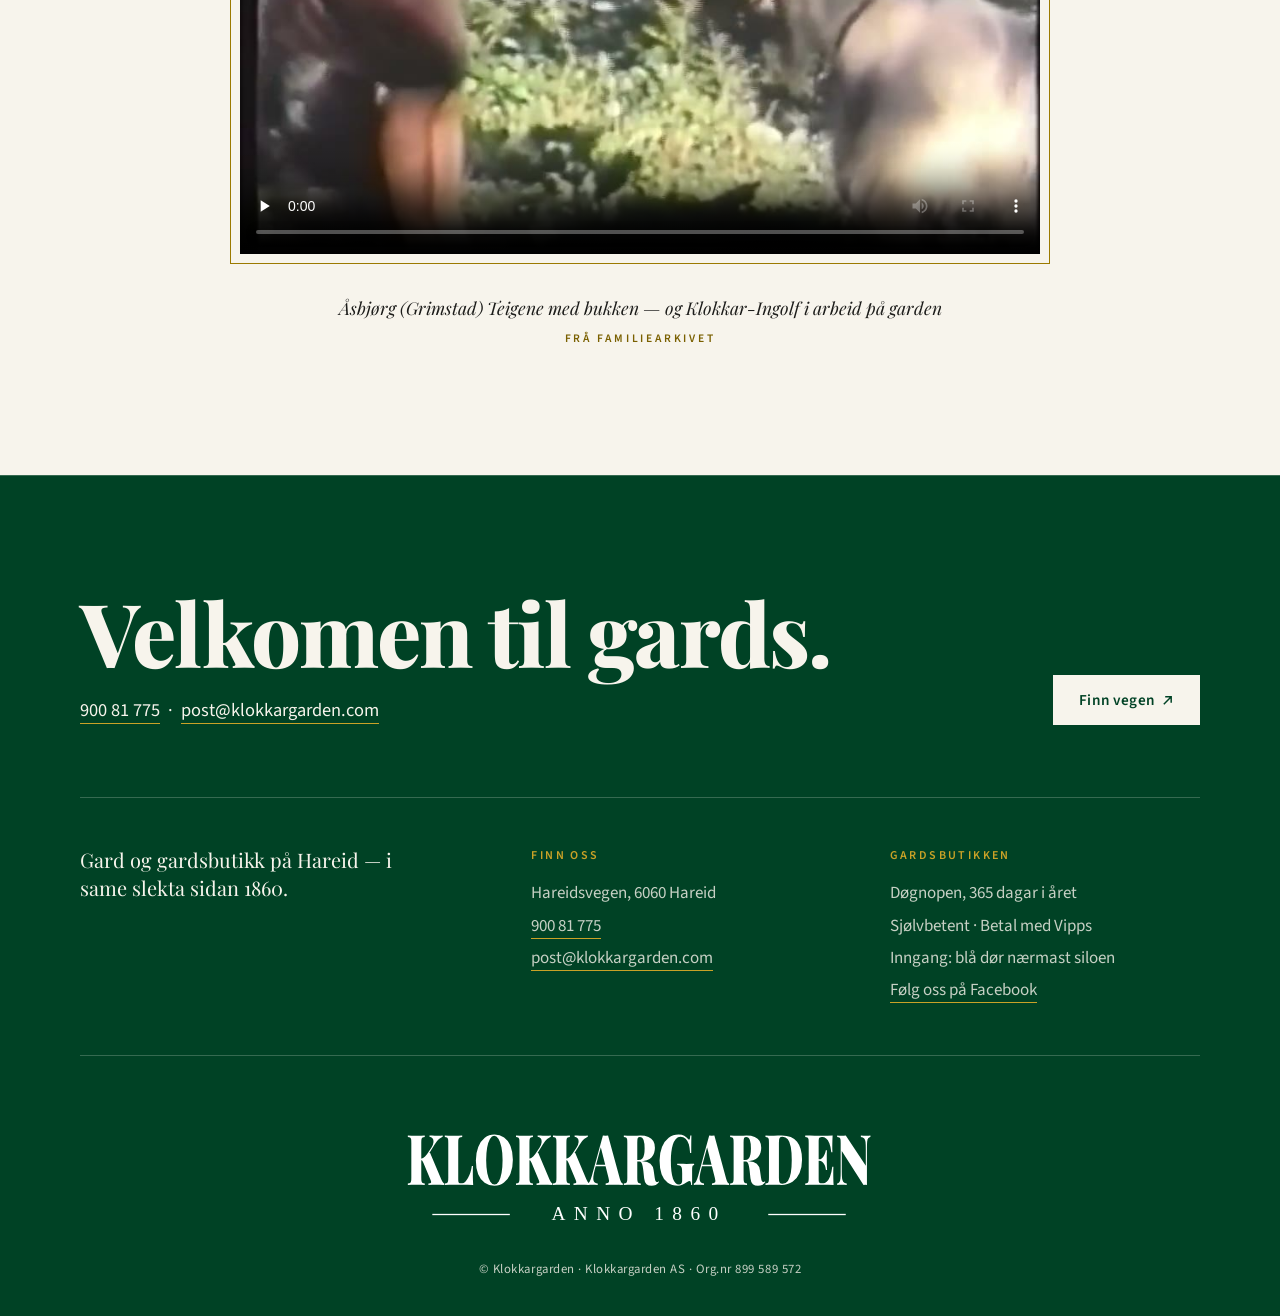
<file: historia.html>
<!DOCTYPE html>
<html lang="nn">
<head>
<meta charset="UTF-8">
<meta name="viewport" content="width=device-width, initial-scale=1.0">
<title>Historia — Klokkargarden, ein gard med røter sidan 1860</title>
<meta name="description" content="Klokkargarden på Hareid har vore i same slekta sidan klokkaren Lars Hareide fekk skøyte i 1860. Seks generasjonar, same tun, same jord.">
<link rel="canonical" href="https://klokkargarden.com/historia.html">
<link rel="icon" type="image/png" href="assets/favicon.png">
<link rel="apple-touch-icon" href="/apple-touch-icon.png">
<meta name="theme-color" content="#004225">
<meta property="og:type" content="article">
<meta property="og:site_name" content="Klokkargarden">
<meta property="og:title" content="Historia — Klokkargarden, ein gard med røter sidan 1860">
<meta property="og:description" content="Lars Hareide var klokkaren i bygda. Difor Klokkargarden. Seks generasjonar seinare er garden framleis i same slekta sine hender.">
<meta property="og:url" content="https://klokkargarden.com/historia.html">
<meta property="og:image" content="https://klokkargarden.com/assets/tunet-1905.jpg">
<meta property="og:locale" content="nn_NO">
<link rel="preload" href="assets/fonts/playfair-display.woff2" as="font" type="font/woff2" crossorigin>
<link rel="preload" href="assets/fonts/source-sans-3.woff2" as="font" type="font/woff2" crossorigin>
<link rel="stylesheet" href="assets/stil.css">
</head>
<body>

<a class="hopp" href="#innhald">Hopp til innhaldet</a>

<header class="topp gron">
  <div class="ramme topp-inner">
    <a class="topp-logo" href="/"><img src="assets/logo.svg" width="743" height="160" alt="Klokkargarden — Anno 1860"></a>
    <div class="topp-hogre">
      <nav class="meny" aria-label="Hovudmeny">
        <a href="/#gardsbutikken">Gardsbutikken</a>
        <a href="egga.html">Egga våre</a>
        <a href="historia.html" aria-current="page">Historia</a>
      </nav>
      <a class="knapp knapp--liten" href="https://maps.app.goo.gl/sHMasXteWBAqaZqo9" target="_blank" rel="noopener">Finn oss<span class="pil pil--ut" aria-hidden="true"></span></a>
    </div>
  </div>
</header>
<div class="undermeny gron">
  <nav class="ramme meny" aria-label="Hovudmeny">
        <a href="/#gardsbutikken">Gardsbutikken</a>
        <a href="egga.html">Egga våre</a>
        <a href="historia.html" aria-current="page">Historia</a>
  </nav>
</div>

<main id="innhald">

  <header class="sidehovud gron">
    <div class="ramme sidehovud-inner">
      <span class="eyebrow eyebrow--strek">Historia</span>
      <h1>Ein gard med røter. Sidan&nbsp;1860.</h1>
      <p>Lars Hareide var klokkaren i bygda. Difor Klokkargarden.</p>
      <div class="tal" aria-label="Nøkkeltal for Klokkargarden">
        <div><strong>1860</strong><span>Klokkaren fekk skøyte</span></div>
        <div><strong>6</strong><span>Generasjonar</span></div>
        <div><strong>15&nbsp;167</strong><span>Høner</span></div>
        <div><strong>365</strong><span>Dagar open i året</span></div>
      </div>
    </div>
  </header>

  <section class="band">
    <div class="ramme">
      <div class="anfang">
        <p>Klokkargarden har namnet sitt etter Lars Hareide, klokkaren i bygda, som fekk skøyte på garden i 1860. Lars og kona Hansine tok til seg fire fosterborn — mellom dei Elias, som tok over i 1900 og bygde nytt hus på garden. Frå Elias har garden gått frå hand til hand i beint nedstigande linje: sonen Ingolf — «Klokkar-Ingolf» — tok over i 1927, dottera hans Åsbjørg og mannen Håkon i 1959, sonen deira Hallgeir og kona Marianne i 1983 — og sidan 2017 er Ingar og Elisabeth forvaltarar av garden.</p>
        <p>I dag driv vi garden vidare med same haldning som dei før oss: godt handverk, godt dyrehald og respekt for det som er ekte. Det du finn hos oss, kjem herifrå.</p>
      </div>

      <ol class="tidslinje" aria-label="Eigarrekkja på Klokkargarden">
        <li><span class="aar">1860</span><span class="kven">Lars</span></li>
        <li><span class="aar">1900</span><span class="kven">Elias</span></li>
        <li><span class="aar">1927</span><span class="kven">Klokkar-Ingolf</span></li>
        <li><span class="aar">1959</span><span class="kven">Åsbjørg og&nbsp;Håkon</span></li>
        <li><span class="aar">1983</span><span class="kven">Hallgeir og&nbsp;Marianne</span></li>
        <li><span class="aar">2017</span><span class="kven">Ingar og&nbsp;Elisabeth</span></li>
      </ol>
    </div>
  </section>

  <section class="band band--sage">
    <div class="ramme">
      <div class="kapittel delt delt--bilete-fyrst">
        <div class="delt-tekst">
          <span class="eyebrow">Då</span>
          <h3>Huset med torvtak</h3>
          <p>Gardstunet slik det såg ut kring 1905: familien samla framfor hovudhuset med torvtak — huset Elias tok over i 1900. Same tun, same jord, same slekt.</p>
        </div>
        <figure class="innramma">
          <img src="assets/tunet-1905.jpg" width="960" height="706" alt="Familien samla framfor det gamle hovudhuset med torvtak på Klokkargarden" loading="lazy">
          <figcaption>Frå familiearkivet, kring 1905–1910</figcaption>
        </figure>
      </div>
      <div class="kapittel delt">
        <div class="delt-tekst">
          <span class="eyebrow">No</span>
          <h3>Hønene og drifta</h3>
          <p>I dag er Klokkargarden eit moderne hønseri: 15&nbsp;167 høner som går fritt, både høgt og lågt, med eigenutvikla fôr og KSL-godkjend dyrevelferdsprogram. Egga går rett frå reiret til den døgnopne gardsbutikken, under same tak som hønene. Drifta er moderne. Haldninga er den same som i 1860.</p>
        </div>
        <figure>
          <img src="assets/honsehuset-2026.jpg" width="960" height="720" alt="Frittgåande høner i hønsehuset på Klokkargarden" loading="lazy">
          <figcaption>Hønsehuset, 2026</figcaption>
        </figure>
      </div>
    </div>
  </section>

  <section class="band">
    <div class="ramme">
      <figure class="arkiv">
        <video controls preload="none" playsinline poster="assets/historia-poster.jpg" width="940" height="708">
          <source src="assets/historia.mp4" type="video/mp4">
        </video>
        <figcaption>Åsbjørg (Grimstad) Teigene med bukken — og Klokkar-Ingolf i arbeid på garden<small>Frå familiearkivet</small></figcaption>
      </figure>
    </div>
  </section>

</main>

<footer class="botn gron">
  <div class="ramme">
    <div class="botn-topp">
      <div>
        <h2>Velkomen til gards.</h2>
        <p class="botn-kontakt"><a href="tel:+4790081775">900 81 775</a> &nbsp;·&nbsp; <a href="mailto:post@klokkargarden.com">post@klokkargarden.com</a></p>
      </div>
      <a class="knapp" href="https://maps.app.goo.gl/sHMasXteWBAqaZqo9" target="_blank" rel="noopener">Finn vegen<span class="pil pil--ut" aria-hidden="true"></span></a>
    </div>
    <div class="botn-kol">
      <div>
        <p class="stor">Gard og gardsbutikk på Hareid — i same slekta sidan 1860.</p>
      </div>
      <div>
        <h3>Finn oss</h3>
        <p>Hareidsvegen, 6060 Hareid<br><a href="tel:+4790081775">900 81 775</a><br><a href="mailto:post@klokkargarden.com">post@klokkargarden.com</a></p>
      </div>
      <div>
        <h3>Gardsbutikken</h3>
        <p>Døgnopen, 365 dagar i året<br>Sjølvbetent · Betal med Vipps<br>Inngang: blå dør nærmast siloen<br><a href="https://www.facebook.com/klokkargard1" target="_blank" rel="noopener">Følg oss på Facebook</a></p>
      </div>
    </div>
    <div class="botn-merke">
      <img src="assets/logo.svg" width="743" height="160" alt="Klokkargarden — Anno 1860" loading="lazy">
      <p class="copyright">© Klokkargarden · Klokkargarden AS · Org.nr 899 589 572</p>
    </div>
  </div>
</footer>

<!-- Cloudflare Web Analytics --><script type='module' src='https://static.cloudflareinsights.com/beacon.min.js' data-cf-beacon='{"token": "5409f454562a423ba7636570bc8f32d9"}'></script><!-- End Cloudflare Web Analytics -->
</body>
</html>
</file>
<file: assets/stil.css>
/* Klokkargarden — felles stilark
   Idé: «etiketten». Grøne felt, kremkvitt papir og tynne gullinjer, som på
   ein god gammal vareetikett. Store serif-utsegner, bilete i stramme rammer. */

@font-face {
  font-family: "Playfair Display";
  font-style: normal;
  font-weight: 400 900;
  font-display: swap;
  src: url("fonts/playfair-display.woff2") format("woff2");
}
@font-face {
  font-family: "Playfair Display";
  font-style: italic;
  font-weight: 400 900;
  font-display: swap;
  src: url("fonts/playfair-display-italic.woff2") format("woff2");
}
@font-face {
  font-family: "Source Sans 3";
  font-style: normal;
  font-weight: 200 900;
  font-display: swap;
  src: url("fonts/source-sans-3.woff2") format("woff2");
}

:root {
  /* Merkefargar */
  --brg:   #004225;
  --gold:  #9C7A00;
  --cream: #F7F4EC;
  --sage:  #E9EFE3;
  --ink:   #1C1C1A;
  --gold-on-green: #C9A227; /* lysare gull på mørk grøn */
  --gold-ink: #7A6000;      /* mørkna gull for liten tekst på lyse flater (WCAG) */

  /* Skrift */
  --display: "Playfair Display", Georgia, "Times New Roman", serif;
  --tekst: "Source Sans 3", "Segoe UI", system-ui, sans-serif;

  /* Mål */
  --maks: 78rem;
  --kant: clamp(1.25rem, 5vw, 4rem);
  --rom: clamp(4.5rem, 10vw, 8.5rem);
  --topp-h: 4.25rem;
  /* Venstre/høgre kant som følgjer innhaldsbreidda òg i fullbreidde-felt */
  --flukt: max(var(--kant), calc((100vw - var(--maks)) / 2 + var(--kant)));
}

*, *::before, *::after { box-sizing: border-box; }
* { margin: 0; padding: 0; }
html { scroll-behavior: smooth; -webkit-text-size-adjust: 100%; scroll-padding-top: calc(var(--topp-h) + 1rem); }

/* Fargar følgjer flata: lys (standard) eller grøn */
body, .lys {
  --fg: var(--ink);
  --dempa: #4A4A45;
  --tittel: var(--brg);
  --aksent: var(--gold-ink);
  --gull: var(--gold);
  --strek: rgba(0, 66, 37, 0.18);
  --knapp-bg: var(--brg);
  --knapp-fg: var(--cream);
}
.gron {
  --fg: var(--cream);
  --dempa: rgba(247, 244, 236, 0.8);
  --tittel: var(--cream);
  --aksent: var(--gold-on-green);
  --gull: var(--gold-on-green);
  --strek: rgba(247, 244, 236, 0.22);
  --knapp-bg: var(--cream);
  --knapp-fg: var(--brg);
  background: var(--brg);
  color: var(--fg);
}

body {
  font-family: var(--tekst);
  font-size: 1.0625rem;
  line-height: 1.65;
  color: var(--fg);
  background: var(--cream);
  -webkit-font-smoothing: antialiased;
  text-rendering: optimizeLegibility;
}
img, video { display: block; max-width: 100%; height: auto; }
a { color: inherit; }
a:focus-visible, button:focus-visible, video:focus-visible { outline: 2px solid var(--gull); outline-offset: 3px; }
::selection { background: var(--brg); color: var(--cream); }
.gron ::selection { background: var(--cream); color: var(--brg); }

h1, h2, h3 { font-family: var(--display); color: var(--tittel); text-wrap: balance; }

.hopp {
  position: absolute; left: 1rem; top: -4rem; z-index: 200;
  padding: 0.7rem 1rem; background: var(--cream); color: var(--brg); font-weight: 600;
}
.hopp:focus { top: 1rem; }

/* ---------- Byggjesteinar ---------- */

.ramme { width: 100%; max-width: var(--maks); margin-inline: auto; padding-inline: var(--kant); }
.band { padding-block: var(--rom); }
.band--sage { background: var(--sage); --bakgrunn: var(--sage); }
.band--tett { padding-block: calc(var(--rom) * 0.6); }

.eyebrow {
  display: block;
  font-size: 0.75rem;
  font-weight: 600;
  letter-spacing: 0.2em;
  text-transform: uppercase;
  color: var(--aksent);
}
.eyebrow--strek { display: flex; align-items: center; gap: 0.9rem; }
.eyebrow--strek::before { content: ""; width: 2.25rem; height: 1px; background: var(--gull); }

.tittel {
  font-weight: 800;
  font-size: clamp(2.2rem, 4.4vw, 3.6rem);
  line-height: 1.06;
  letter-spacing: -0.015em;
}
.ingress {
  font-size: clamp(1.15rem, 1.6vw, 1.35rem);
  line-height: 1.5;
  color: var(--dempa);
  max-width: 32em;
}
.brod { max-width: 36em; }
.brod p + p { margin-top: 1.1em; }

.knapp {
  display: inline-flex;
  align-items: center;
  padding: 0.95rem 1.6rem;
  background: var(--knapp-bg);
  color: var(--knapp-fg);
  border: 1px solid var(--knapp-bg);
  font-family: var(--tekst);
  font-size: 0.95rem;
  font-weight: 600;
  letter-spacing: 0.01em;
  line-height: 1.2;
  text-decoration: none;
  transition: background 0.25s ease, color 0.25s ease;
}
.knapp:hover { background: transparent; color: var(--knapp-bg); }
.knapp--liten { padding: 0.62rem 1.05rem; font-size: 0.875rem; }

.lenke {
  display: inline-flex;
  align-items: center;
  font-size: 0.95rem;
  font-weight: 600;
  color: var(--tittel);
  text-decoration: none;
  padding-bottom: 3px;
  border-bottom: 1px solid var(--gull);
  transition: color 0.25s ease;
}
.lenke:hover { color: var(--aksent); }

/* Piler som teikna ikon — like på alle einingar */
.pil {
  display: inline-block;
  flex: none;
  width: 0.72em;
  height: 0.72em;
  margin-left: 0.5em;
  background: currentColor;
  -webkit-mask: var(--pil) center / contain no-repeat;
  mask: var(--pil) center / contain no-repeat;
  transition: transform 0.25s ease;
}
.pil--ut { --pil: url("data:image/svg+xml,%3Csvg xmlns='http://www.w3.org/2000/svg' viewBox='0 0 12 12'%3E%3Cpath d='M2 10 10 2M3.5 2H10v6.5' fill='none' stroke='%23000' stroke-width='1.6'/%3E%3C/svg%3E"); }
.pil--fram { --pil: url("data:image/svg+xml,%3Csvg xmlns='http://www.w3.org/2000/svg' viewBox='0 0 12 12'%3E%3Cpath d='M1 6h10M7 2l4 4-4 4' fill='none' stroke='%23000' stroke-width='1.6'/%3E%3C/svg%3E"); }
a:hover .pil--ut { transform: translate(2px, -2px); }
a:hover .pil--fram { transform: translateX(3px); }

/* «Anno 1860» — same grep som i logoen */
.anno {
  display: flex;
  align-items: center;
  justify-content: center;
  gap: 1.1rem;
  color: var(--aksent);
  font-size: 0.72rem;
  font-weight: 600;
  letter-spacing: 0.32em;
  text-transform: uppercase;
}
.anno::before, .anno::after { content: ""; width: 3.5rem; height: 1px; background: var(--gull); }

/* ---------- Topp ---------- */

.topp {
  position: sticky;
  top: 0;
  z-index: 100;
  border-bottom: 1px solid var(--strek);
}
.topp-inner {
  display: flex;
  align-items: center;
  justify-content: space-between;
  gap: 1.5rem;
  min-height: var(--topp-h);
}
.topp-logo { display: block; flex: none; }
.topp-logo img { height: 2.35rem; width: auto; }
.topp-hogre { display: flex; align-items: center; gap: 2.25rem; }
.meny { display: flex; gap: 2rem; }
.meny a {
  font-family: var(--display);
  font-size: 1.02rem;
  color: var(--fg);
  text-decoration: none;
  padding-block: 0.35rem;
  border-bottom: 1px solid transparent;
  transition: border-color 0.25s ease;
}
.meny a:hover, .meny a[aria-current="page"] { border-color: var(--gull); }

/* Mobil: lenkjene i ei eiga rad under toppen (rullar bort, toppen blir ståande) */
.undermeny { display: none; border-bottom: 1px solid var(--strek); }
@media (max-width: 759px) {
  :root { --topp-h: 3.6rem; }
  .topp-logo img { height: 1.95rem; }
  .topp .meny { display: none; }
  .undermeny { display: block; }
  .undermeny .meny { justify-content: space-between; gap: 1rem; padding-block: 0.45rem; }
  .undermeny .meny a { font-size: 0.98rem; }
}

/* ---------- Hero ---------- */

.hero { display: grid; }
.hero-bilete { position: relative; order: -1; aspect-ratio: 5 / 4; }
.hero-bilete > img, .hero-bilete > video { width: 100%; height: 100%; object-fit: cover; }
.hero-bilete figcaption {
  position: absolute;
  inset: auto 0 0 0;
  margin: 0;
  padding: 3.5rem var(--kant) 1rem;
  background: linear-gradient(to top, rgba(0, 20, 10, 0.6), transparent);
  color: var(--cream);
  font-family: var(--display);
  font-style: italic;
  font-weight: 500;
  font-size: clamp(1.1rem, 1.7vw, 1.45rem);
  letter-spacing: 0;
}
.hero-tekst {
  display: flex;
  flex-direction: column;
  align-items: flex-start;
  gap: 1.35rem;
  padding: 2.75rem var(--kant) 3.25rem;
}
.hero h1 {
  font-weight: 800;
  font-size: clamp(2.3rem, 10.4vw, 3.6rem);
  line-height: 1;
  letter-spacing: -0.02em;
}
.hero--lang h1 { font-size: clamp(2rem, 8.6vw, 3.2rem); line-height: 1.04; }
.hero-val { display: flex; flex-wrap: wrap; align-items: center; gap: 1.1rem 1.75rem; margin-top: 0.4rem; }

/* Seglet — klokka som er eit egg — som stempel i skøyten mellom tekst og bilete */
.segl {
  position: absolute;
  right: var(--kant);
  bottom: 0;
  z-index: 2;
  width: clamp(5.25rem, 22vw, 6.75rem);
  aspect-ratio: 1;
  padding: 0.45rem;
  border-radius: 50%;
  background: var(--cream);
  box-shadow: 0 6px 22px rgba(0, 20, 10, 0.28);
  transform: translateY(50%) rotate(-8deg);
}
.segl img { width: 100%; height: 100%; }

@media (min-width: 900px) {
  .hero {
    grid-template-columns: minmax(0, 1.12fr) minmax(0, 1fr);
    min-height: min(calc(100svh - var(--topp-h) - 7.5rem), 50rem);
  }
  .hero-bilete { order: 0; aspect-ratio: auto; min-height: 31rem; }
  .hero-bilete > img, .hero-bilete > video { position: absolute; inset: 0; }
  .hero-bilete figcaption { text-align: right; padding: 4rem 1.75rem 1.25rem; }
  .hero-tekst {
    justify-content: center;
    gap: 1.6rem;
    padding: 4rem clamp(2rem, 5vw, 5rem) 4rem var(--flukt);
  }
  /* Tak på storleiken: den lengste linja skal alltid få plass i tekstspalta */
  .hero h1 { font-size: clamp(2.9rem, 5vw, 4.7rem); }
  .hero--lang h1 { font-size: clamp(2.5rem, 4.2vw, 3.6rem); }
  .segl {
    right: auto;
    left: 0;
    bottom: 13%;
    width: clamp(7rem, 9.5vw, 9rem);
    padding: 0.6rem;
    transform: translateX(-50%) rotate(-8deg);
  }
}

/* Inngang: teksten glir roleg på plass. Kvilestoda er synleg. */
@media (prefers-reduced-motion: no-preference) {
  .hero-tekst > * { animation: inn 0.9s cubic-bezier(0.2, 0.7, 0.2, 1) both; }
  .hero-tekst > :nth-child(2) { animation-delay: 0.08s; }
  .hero-tekst > :nth-child(3) { animation-delay: 0.16s; }
  .hero-tekst > :nth-child(4) { animation-delay: 0.24s; }
  @keyframes inn { from { opacity: 0; transform: translateY(14px); } }
}

/* ---------- Fakta-rad (under hero) ---------- */

.fakta { border-top: 1px solid var(--strek); }
.fakta-rad { display: grid; }
.fakta-rad > div {
  display: flex;
  align-items: baseline;
  justify-content: space-between;
  gap: 1rem;
  padding-block: 1rem;
}
.fakta-rad > div + div { border-top: 1px solid var(--strek); }
.fakta strong { font-family: var(--display); font-weight: 700; font-size: 1.2rem; line-height: 1.2; }
.fakta span { font-size: 0.95rem; color: var(--dempa); text-align: right; }
@media (min-width: 760px) {
  .fakta-rad { grid-template-columns: repeat(3, 1fr); }
  .fakta-rad > div { flex-direction: column; align-items: flex-start; justify-content: center; gap: 0.2rem; min-height: 7.5rem; padding: 1.5rem 2rem; }
  .fakta-rad > div:first-child { padding-left: 0; }
  .fakta-rad > div + div { border-top: 0; border-left: 1px solid var(--strek); }
  .fakta strong { font-size: 1.5rem; }
  .fakta span { text-align: left; }
}

/* ---------- Delt seksjon: tekst + bilete ---------- */

.delt { display: grid; gap: 2.5rem; align-items: center; }
.delt-tekst { display: flex; flex-direction: column; align-items: flex-start; gap: 1.4rem; min-width: 0; }
.delt figure { min-width: 0; }
.delt figure img { width: 100%; }
figcaption {
  margin-top: 0.8rem;
  font-size: 0.82rem;
  letter-spacing: 0.04em;
  color: var(--dempa);
}
@media (max-width: 859px) { .delt figure, .delt .biletlenke { width: 100%; max-width: 34rem; } }
@media (min-width: 860px) {
  .delt { grid-template-columns: minmax(0, 1fr) minmax(0, 1fr); gap: clamp(3rem, 7vw, 7rem); }
  .delt--bilete-fyrst > figure, .delt--bilete-fyrst > .biletlenke { order: -1; }
  .delt--smalt-bilete { grid-template-columns: minmax(0, 1.2fr) minmax(0, 0.8fr); }
}

/* Gullramme, litt ut frå biletet — for arkivbileta */
.innramma { padding: 0.6rem; }
.innramma img { outline: 1px solid var(--gull); outline-offset: 0.6rem; }
.innramma figcaption { margin-top: 1.5rem; }

/* Tre steg i gardsbutikken (ei reell rekkjefølgje) */
.steg { list-style: none; display: grid; grid-template-columns: repeat(3, 1fr); width: 100%; border-top: 1px solid var(--gull); counter-reset: steg; }
.steg li { counter-increment: steg; padding: 1rem 0.75rem 0 0; font-weight: 600; line-height: 1.3; }
.steg li::before {
  content: counter(steg);
  display: block;
  margin-bottom: 0.15rem;
  font-family: var(--display);
  font-style: italic;
  font-weight: 500;
  font-size: 2rem;
  line-height: 1.1;
  color: var(--aksent);
}

/* ---------- Vegvisar ---------- */

.vegvisar {
  margin-top: clamp(3.5rem, 8vw, 6.5rem);
  border: 1px solid var(--gull);
  padding: clamp(1.25rem, 3.5vw, 3rem);
  display: grid;
  gap: clamp(1.25rem, 3vw, 2.25rem);
}
.vegvisar-hovud { display: grid; gap: 0.6rem; }
.vegvisar-hovud p {
  font-family: var(--display);
  font-style: italic;
  font-weight: 500;
  font-size: clamp(1.35rem, 2.6vw, 2rem);
  line-height: 1.25;
  color: var(--tittel);
  text-wrap: balance;
}
.vegvisar-bilete { position: relative; }
.vegvisar-bilete img { width: 100%; }
/* Ring rundt den blå døra nærmast siloen — prosent av biletet, så han følgjer skaleringa */
.dor-ring {
  position: absolute;
  left: 67.5%;
  top: 69.5%;
  width: 8.5%;
  aspect-ratio: 1;
  border: 2px solid var(--gold);
  border-radius: 50%;
  transform: translate(-50%, -50%);
  pointer-events: none;
}
.dor-ring::after {
  content: "";
  position: absolute;
  inset: -2px;
  border: 2px solid var(--gold);
  border-radius: 50%;
  opacity: 0;
}
@media (prefers-reduced-motion: no-preference) {
  .dor-ring::after { animation: ring 2.6s ease-out infinite; }
  @keyframes ring { 0% { transform: scale(1); opacity: 0.8; } 70%, 100% { transform: scale(1.9); opacity: 0; } }
}
.vegvisar-fot { display: flex; flex-wrap: wrap; align-items: center; justify-content: space-between; gap: 1.25rem 2.5rem; padding-top: clamp(1.25rem, 3vw, 2rem); border-top: 1px solid var(--strek); }
.vegvisar-fot p { max-width: 34em; color: var(--dempa); }
.vegvisar-fot p strong { color: var(--fg); font-weight: 600; }
@media (max-width: 600px) { .dor-ring { width: 11%; border-width: 1.5px; } }

/* ---------- Merke-liste (kort) ---------- */

.merkeliste { list-style: none; width: 100%; border-top: 1px solid var(--strek); }
.merkeliste li {
  display: flex;
  align-items: center;
  gap: 0.9rem;
  padding-block: 0.8rem;
  border-bottom: 1px solid var(--strek);
  font-family: var(--display);
  font-weight: 700;
  font-size: 1.2rem;
}
.merkeliste li::before { content: ""; flex: none; width: 0.5rem; height: 0.5rem; border-radius: 50%; background: var(--gull); }

/* ---------- Sitat ---------- */

.sitat p {
  font-family: var(--display);
  font-style: italic;
  font-weight: 500;
  font-size: clamp(2rem, 4.6vw, 3.75rem);
  line-height: 1.12;
  letter-spacing: -0.01em;
  color: var(--tittel);
  text-wrap: balance;
}
.sitat cite, .omtale cite {
  display: block;
  margin-top: 1.25rem;
  font-style: normal;
  font-size: 0.75rem;
  font-weight: 600;
  letter-spacing: 0.2em;
  text-transform: uppercase;
  color: var(--aksent);
}
.biletlenke { display: block; min-width: 0; text-decoration: none; }
.biletlenke .bilete { overflow: hidden; }
.biletlenke img { width: 100%; transition: transform 0.9s cubic-bezier(0.2, 0.7, 0.2, 1); }
.biletlenke:hover img { transform: scale(1.03); }
.biletlenke figcaption { display: flex; align-items: center; margin-top: 0.9rem; font-family: var(--display); font-size: 1.05rem; letter-spacing: 0; color: var(--tittel); }

/* ---------- Nøkkeltal ---------- */

.tal { display: grid; grid-template-columns: repeat(2, 1fr); border-top: 1px solid var(--gull); }
.tal > div { padding: 1.4rem 1rem 1.4rem 0; border-bottom: 1px solid var(--strek); }
.tal strong {
  display: block;
  font-family: var(--display);
  font-weight: 800;
  font-size: clamp(2.5rem, 5.4vw, 4.4rem);
  line-height: 1;
  letter-spacing: -0.02em;
  color: var(--tittel);
  font-variant-numeric: lining-nums;
}
.tal span { display: block; margin-top: 0.55rem; font-size: 0.75rem; font-weight: 600; letter-spacing: 0.18em; text-transform: uppercase; color: var(--aksent); }
@media (min-width: 760px) {
  .tal { grid-template-columns: repeat(4, 1fr); }
  .tal > div { padding: 2rem 1.5rem 0 0; border-bottom: 0; }
  .tal > div + div { padding-left: 1.75rem; border-left: 1px solid var(--strek); }
}
.etter-delt { margin-top: clamp(3.5rem, 8vw, 6rem); }

/* ---------- Egga: innleiing, bilete, merke, omtalar ---------- */

.innleiing { display: grid; gap: 2.5rem; }
.innleiing-merke { display: grid; gap: 1.5rem; }
.egg-merke { width: min(19rem, 78%); }
.innleiing .brod p:first-child { font-size: clamp(1.15rem, 1.6vw, 1.3rem); line-height: 1.55; }
@media (min-width: 860px) {
  .innleiing { grid-template-columns: minmax(0, 0.8fr) minmax(0, 1.2fr); gap: clamp(3rem, 7vw, 7rem); align-items: start; }
  .innleiing-merke { position: sticky; top: calc(var(--topp-h) + 2.5rem); }
}

.bilderekke { display: grid; grid-template-columns: repeat(2, 1fr); gap: 0.9rem; margin-top: clamp(3.5rem, 8vw, 6rem); }
.bilderekke figure:first-child { grid-column: 1 / -1; }
.bilderekke img { width: 100%; aspect-ratio: 1; object-fit: cover; }
.bilderekke figure:first-child img { aspect-ratio: 3 / 2; }
@media (min-width: 700px) {
  .bilderekke { grid-template-columns: repeat(3, 1fr); gap: 1.5rem; }
  .bilderekke figure:first-child { grid-column: auto; }
  .bilderekke figure:first-child img { aspect-ratio: 1; }
}

.merker { display: grid; gap: 2.25rem; }
.merke { padding-top: 1.4rem; border-top: 2px solid var(--gull); }
.merke strong { display: block; margin-bottom: 0.6rem; font-family: var(--display); font-weight: 700; font-size: 1.6rem; line-height: 1.15; color: var(--tittel); }
.merke span { display: block; color: var(--dempa); max-width: 30em; }
@media (min-width: 860px) { .merker { grid-template-columns: repeat(3, 1fr); gap: 3rem; } }

.omtalar-hovud { margin-bottom: clamp(2rem, 4vw, 3.25rem); }
.omtalar { columns: 1; column-gap: 3rem; }
.omtale { break-inside: avoid; padding-block: 1.5rem; border-top: 1px solid var(--strek); }
.omtale p { font-family: var(--display); font-style: italic; font-weight: 500; font-size: clamp(1.3rem, 2vw, 1.6rem); line-height: 1.3; color: var(--tittel); }
.omtale p::before { content: "«"; }
.omtale p::after { content: "»"; }
.omtale cite { margin-top: 0.8rem; }
@media (min-width: 700px) { .omtalar { columns: 2; } }
@media (min-width: 1040px) { .omtalar { columns: 3; } }

/* ---------- Signatur: «gulare blir dei ikkje» ---------- */

.signatur { display: grid; }
.signatur-bilete img { width: 100%; height: 100%; aspect-ratio: 5 / 4; object-fit: cover; }
.signatur-tekst { display: flex; flex-direction: column; align-items: flex-start; justify-content: center; gap: 1.5rem; padding: 3rem var(--kant) 3.75rem; }
.signatur-tekst p { font-size: clamp(1.1rem, 1.5vw, 1.3rem); line-height: 1.5; max-width: 26em; color: var(--dempa); }
.signatur-tekst em {
  display: block;
  margin-top: 1.1rem;
  font-family: var(--display);
  font-style: italic;
  font-weight: 500;
  font-size: clamp(2.6rem, 6.2vw, 5.75rem);
  line-height: 1;
  letter-spacing: -0.02em;
  color: var(--gold-on-green);
  text-wrap: balance;
}
@media (min-width: 900px) {
  .signatur { grid-template-columns: minmax(0, 1fr) minmax(0, 1.12fr); }
  .signatur-bilete { position: relative; min-height: 36rem; }
  .signatur-bilete img { aspect-ratio: auto; position: absolute; inset: 0; }
  .signatur-tekst { padding: 5rem var(--flukt) 5rem clamp(2.5rem, 6vw, 6rem); }
}

/* ---------- Historia ---------- */

.sidehovud { padding-block: clamp(3.5rem, 9vw, 7rem) clamp(3rem, 7vw, 5rem); }
.sidehovud-inner { display: grid; gap: 1.5rem; }
.sidehovud h1 {
  font-weight: 800;
  font-size: clamp(2.6rem, 8vw, 6.5rem);
  line-height: 0.98;
  letter-spacing: -0.025em;
  max-width: 11em;
}
.sidehovud p {
  font-family: var(--display);
  font-style: italic;
  font-weight: 500;
  font-size: clamp(1.25rem, 2.4vw, 1.9rem);
  line-height: 1.3;
  color: var(--gold-on-green);
}
.sidehovud .tal { margin-top: clamp(2rem, 5vw, 4rem); }

.anfang { max-width: 40em; margin-inline: auto; }
.anfang p { font-size: clamp(1.1rem, 1.4vw, 1.2rem); }
.anfang p + p { margin-top: 1.2em; }
.anfang p:first-child::first-letter {
  float: left;
  margin: 0.06em 0.12em 0 0;
  font-family: var(--display);
  font-weight: 800;
  font-size: 4.3em;
  line-height: 0.82;
  color: var(--brg);
}

.tidslinje { list-style: none; display: grid; margin-top: clamp(3.5rem, 8vw, 6rem); }
.tidslinje li { position: relative; display: grid; grid-template-columns: 5.5rem 1fr; align-items: baseline; gap: 1rem; padding: 0 0 1.6rem 1.75rem; border-left: 1px solid var(--gull); }
.tidslinje li:last-child { padding-bottom: 0; }
.tidslinje li::before { content: ""; position: absolute; left: -0.3rem; top: 0.72rem; width: 0.6rem; height: 0.6rem; border-radius: 50%; background: var(--gull); box-shadow: 0 0 0 0.3rem var(--bakgrunn, var(--cream)); }
.tidslinje .aar { font-family: var(--display); font-weight: 800; font-size: 1.9rem; line-height: 1.1; color: var(--tittel); }
.tidslinje .kven { font-weight: 600; }
@media (min-width: 860px) {
  .tidslinje { grid-template-columns: repeat(6, 1fr); }
  .tidslinje li { display: block; padding: 2rem 1rem 0 0; border-left: 0; border-top: 1px solid var(--gull); }
  .tidslinje li::before { left: 0; top: -0.3rem; box-shadow: none; }
  .tidslinje .aar { display: block; font-size: clamp(1.9rem, 3vw, 2.6rem); margin-bottom: 0.35rem; }
  .tidslinje .kven { display: block; line-height: 1.35; }
}

.kapittel + .kapittel { margin-top: clamp(4rem, 9vw, 7.5rem); }
.kapittel h3 { font-weight: 800; font-size: clamp(1.9rem, 3.4vw, 2.75rem); line-height: 1.1; letter-spacing: -0.01em; }

.arkiv { display: grid; gap: 2rem; justify-items: center; text-align: center; }
.arkiv video { width: min(100%, 50rem); height: auto; background: #000; outline: 1px solid var(--gull); outline-offset: 0.6rem; }
.arkiv figcaption { margin-top: 0.6rem; font-family: var(--display); font-style: italic; font-size: 1.1rem; letter-spacing: 0; line-height: 1.5; color: var(--fg); }
.arkiv figcaption small { display: block; margin-top: 0.5rem; font-family: var(--tekst); font-style: normal; font-size: 0.72rem; font-weight: 600; letter-spacing: 0.24em; text-transform: uppercase; color: var(--aksent); }

/* ---------- Botn ---------- */

.botn { padding-block: clamp(4rem, 9vw, 7rem) 2.25rem; border-top: 1px solid var(--strek); }
.botn-topp { display: flex; flex-wrap: wrap; align-items: flex-end; justify-content: space-between; gap: 2rem 3rem; padding-bottom: clamp(2.5rem, 6vw, 4.5rem); }
.botn-topp h2 { font-weight: 800; font-size: clamp(2.6rem, 7vw, 5.5rem); line-height: 1; letter-spacing: -0.02em; }
.botn-kontakt { margin-top: 1.2rem; font-size: 1.15rem; }
.botn a:not(.knapp) { text-decoration: none; border-bottom: 1px solid var(--gull); transition: color 0.25s ease; }
.botn a:not(.knapp):hover { color: var(--gold-on-green); }
.botn-kol { display: grid; gap: 2rem; padding-block: clamp(2rem, 4vw, 3rem); border-top: 1px solid var(--strek); }
.botn-kol h3 { margin-bottom: 0.7rem; font-family: var(--tekst); font-size: 0.75rem; font-weight: 600; letter-spacing: 0.2em; text-transform: uppercase; color: var(--aksent); }
.botn-kol p { color: var(--dempa); line-height: 1.9; }
.botn-kol .stor { font-family: var(--display); font-size: 1.25rem; line-height: 1.4; color: var(--fg); max-width: 16em; }
@media (min-width: 760px) { .botn-kol { grid-template-columns: 1.3fr 1fr 1fr; gap: 3rem; } }
.botn-merke { display: grid; justify-items: center; gap: 1.75rem; padding-top: clamp(2.5rem, 6vw, 4.5rem); border-top: 1px solid var(--strek); }
.botn-merke img { width: min(100%, 30rem); }
.copyright { font-size: 0.8rem; letter-spacing: 0.04em; color: var(--dempa); text-align: center; }

/* ---------- 404 ---------- */

.feilside { min-height: 100svh; display: grid; place-items: center; padding: 3rem var(--kant); text-align: center; }
.feilside-inner { display: grid; justify-items: center; gap: 1.6rem; max-width: 34rem; }
.feilside img { width: min(100%, 20rem); margin-bottom: 1.5rem; }
.feilside h1 { font-weight: 800; font-size: clamp(2.3rem, 7vw, 3.75rem); line-height: 1.05; letter-spacing: -0.02em; }
.feilside p { color: var(--dempa); }

@media (prefers-reduced-motion: reduce) {
  html { scroll-behavior: auto; }
  *, *::before, *::after { transition-duration: 0.01ms !important; }
}
</file>
